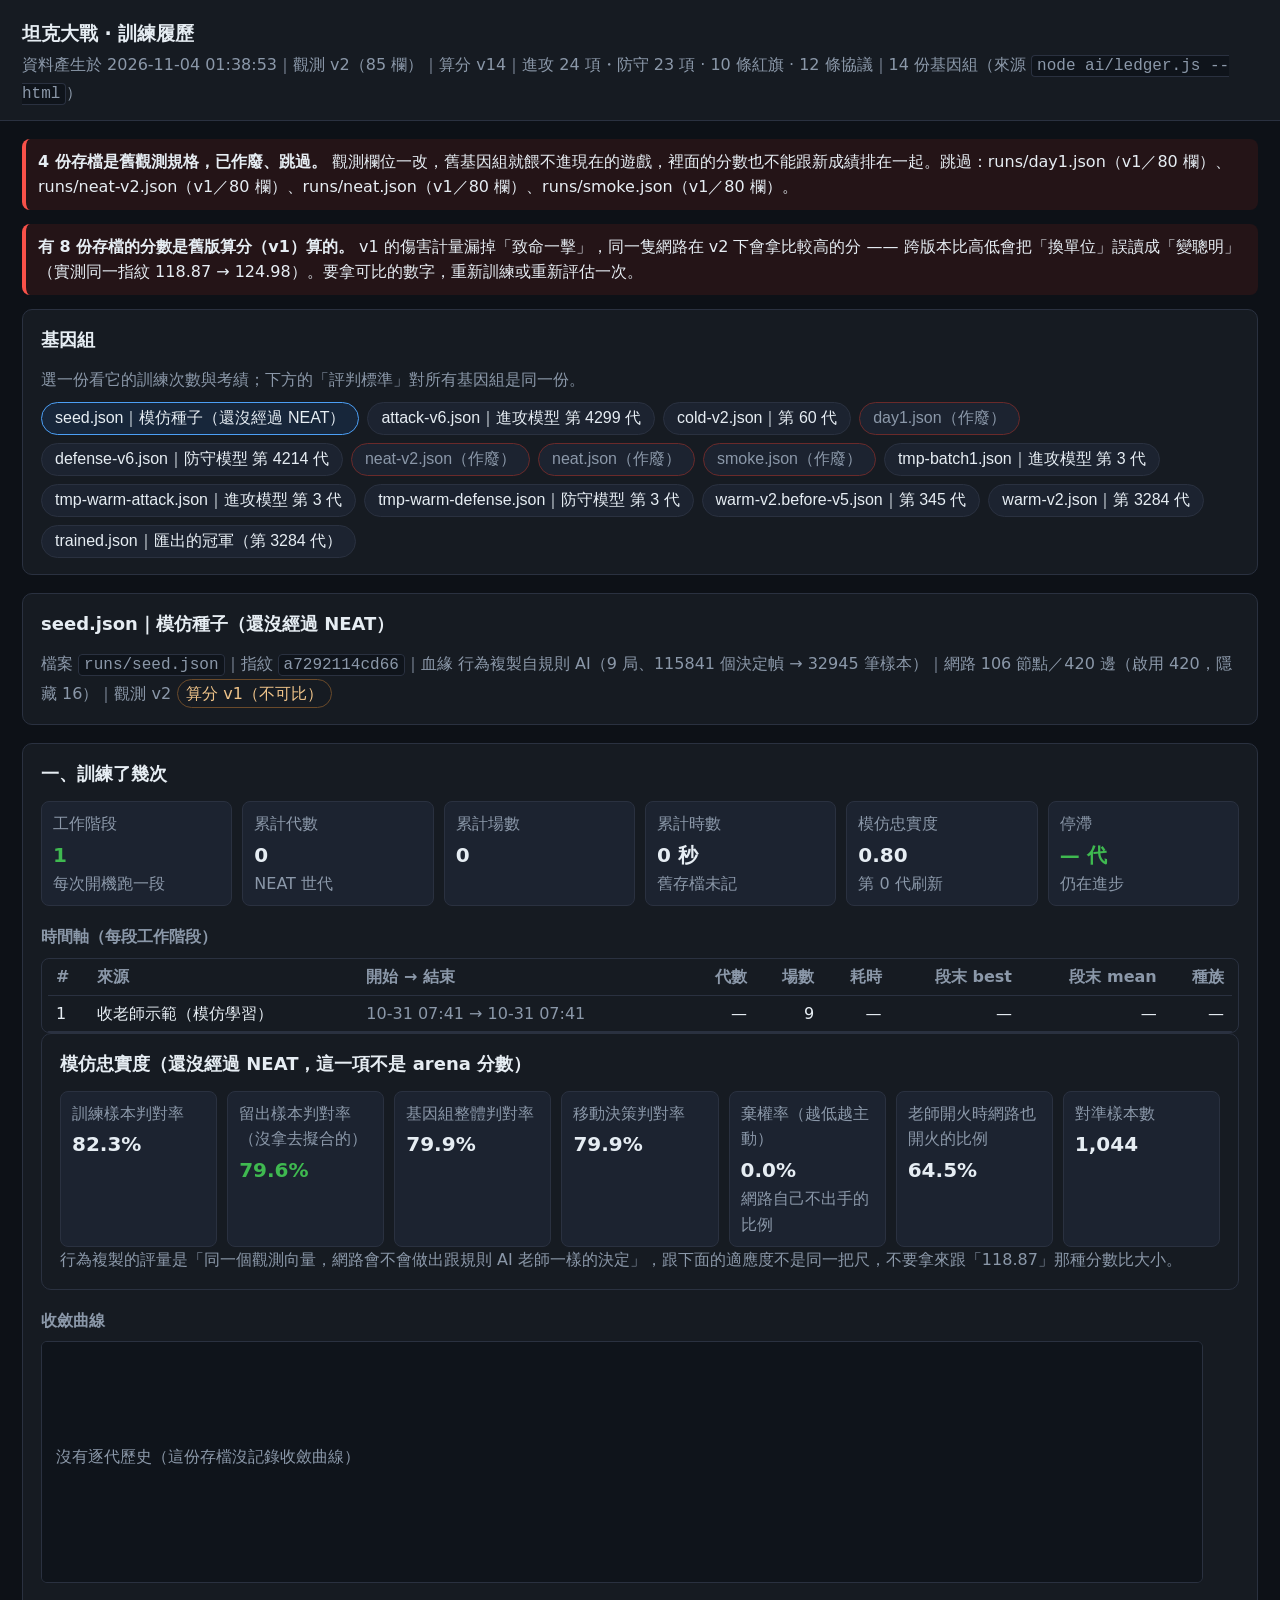
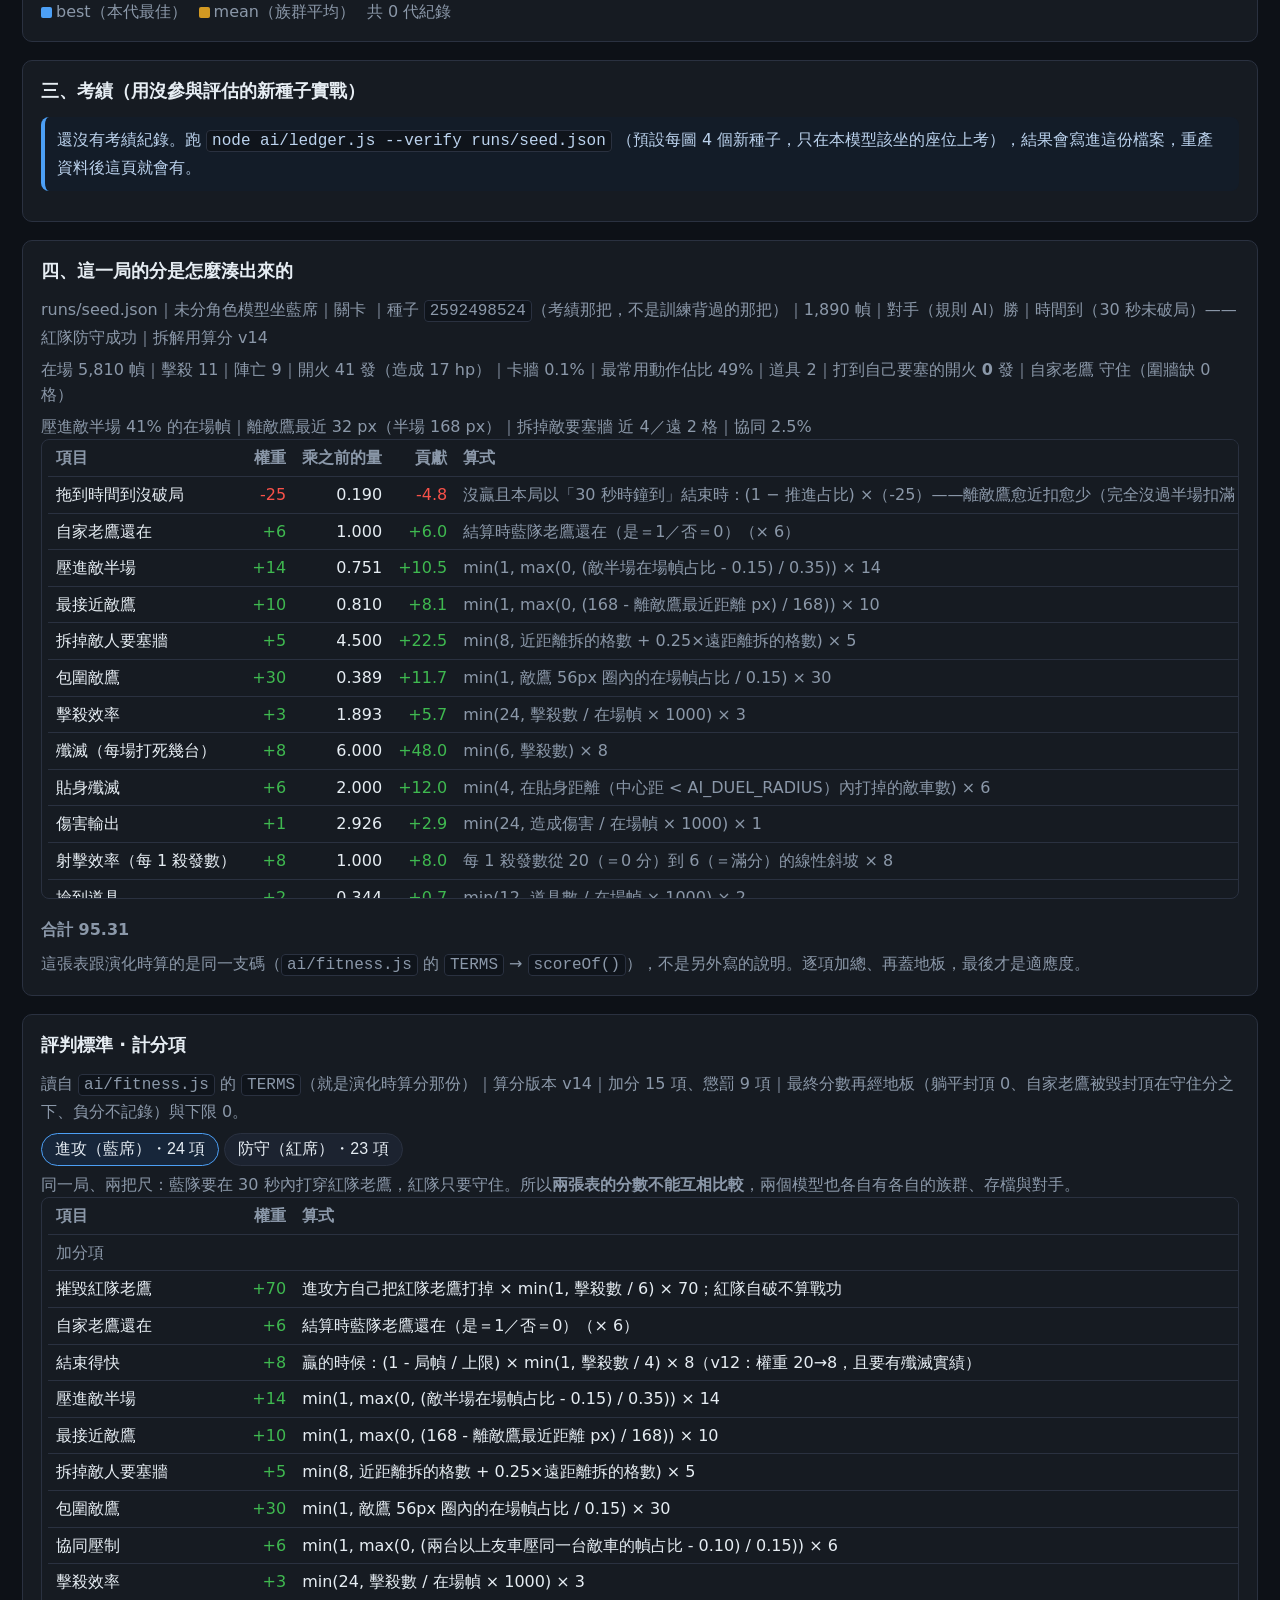
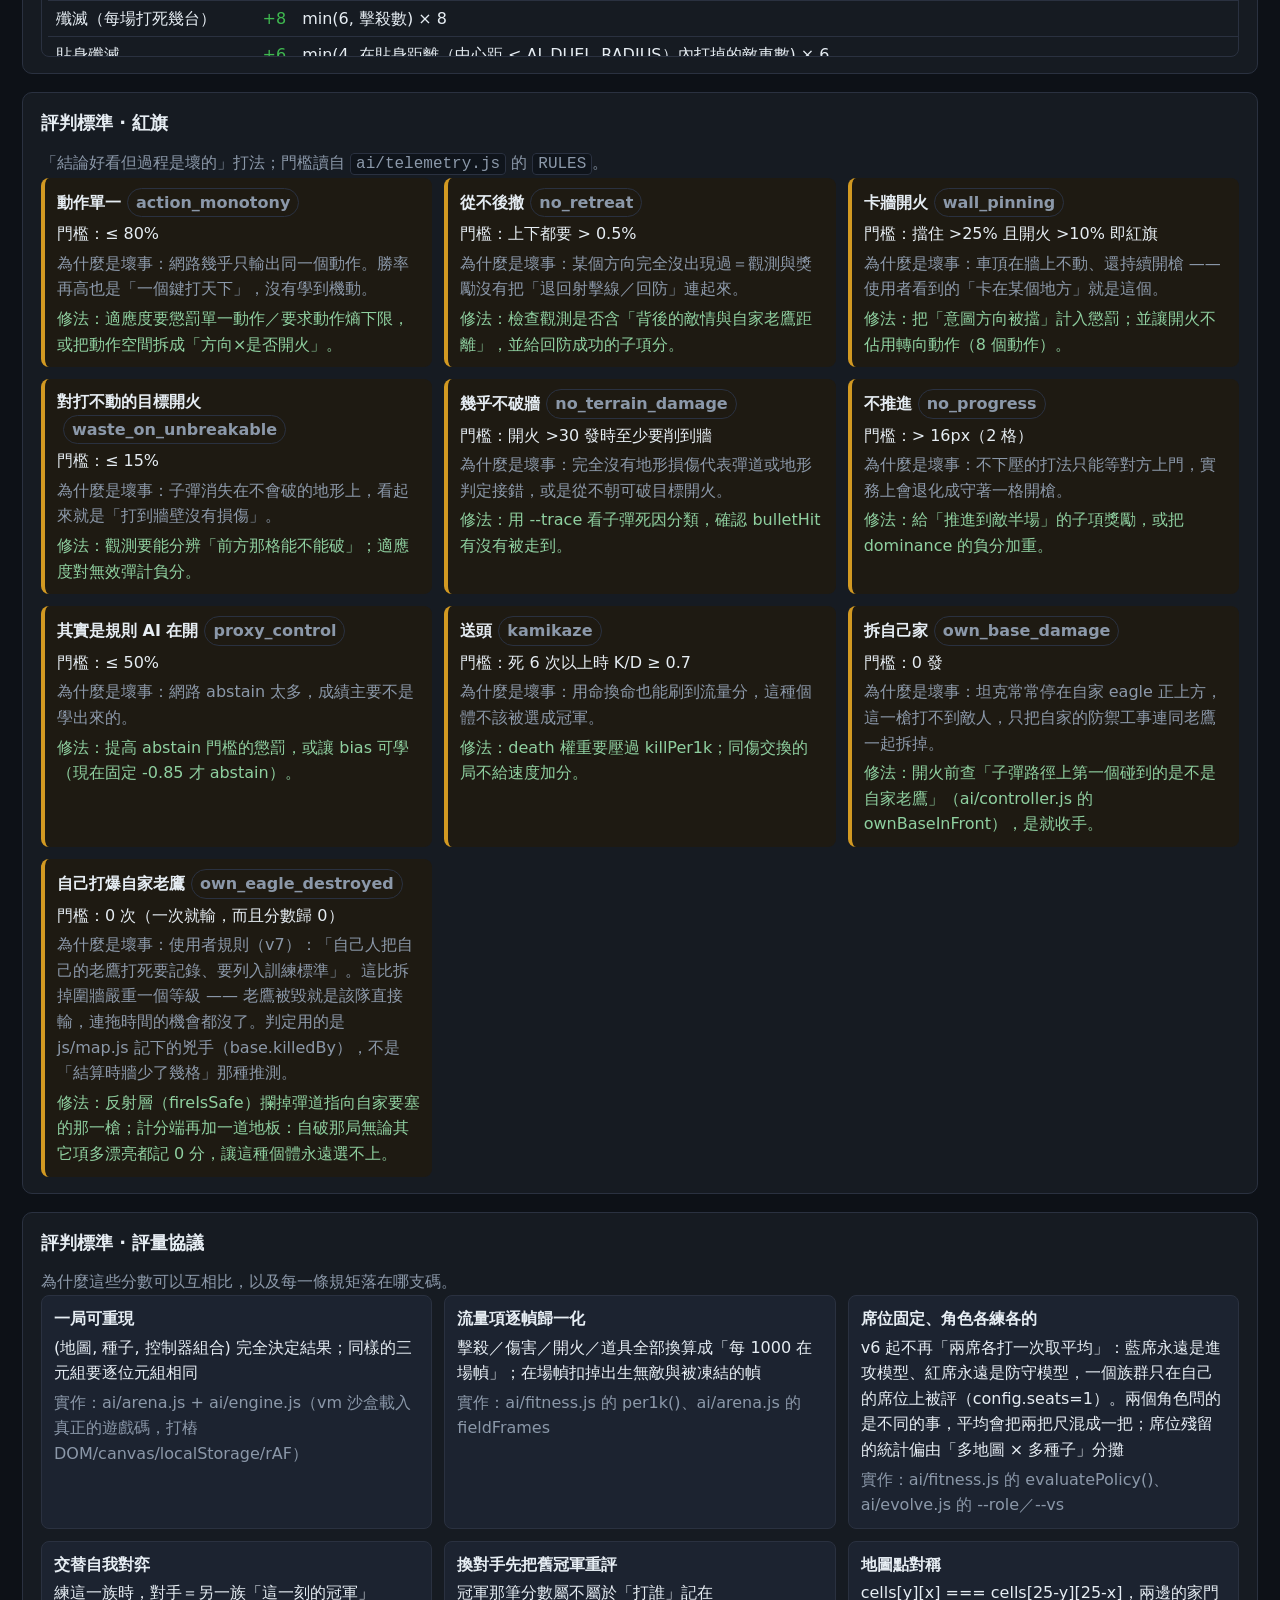
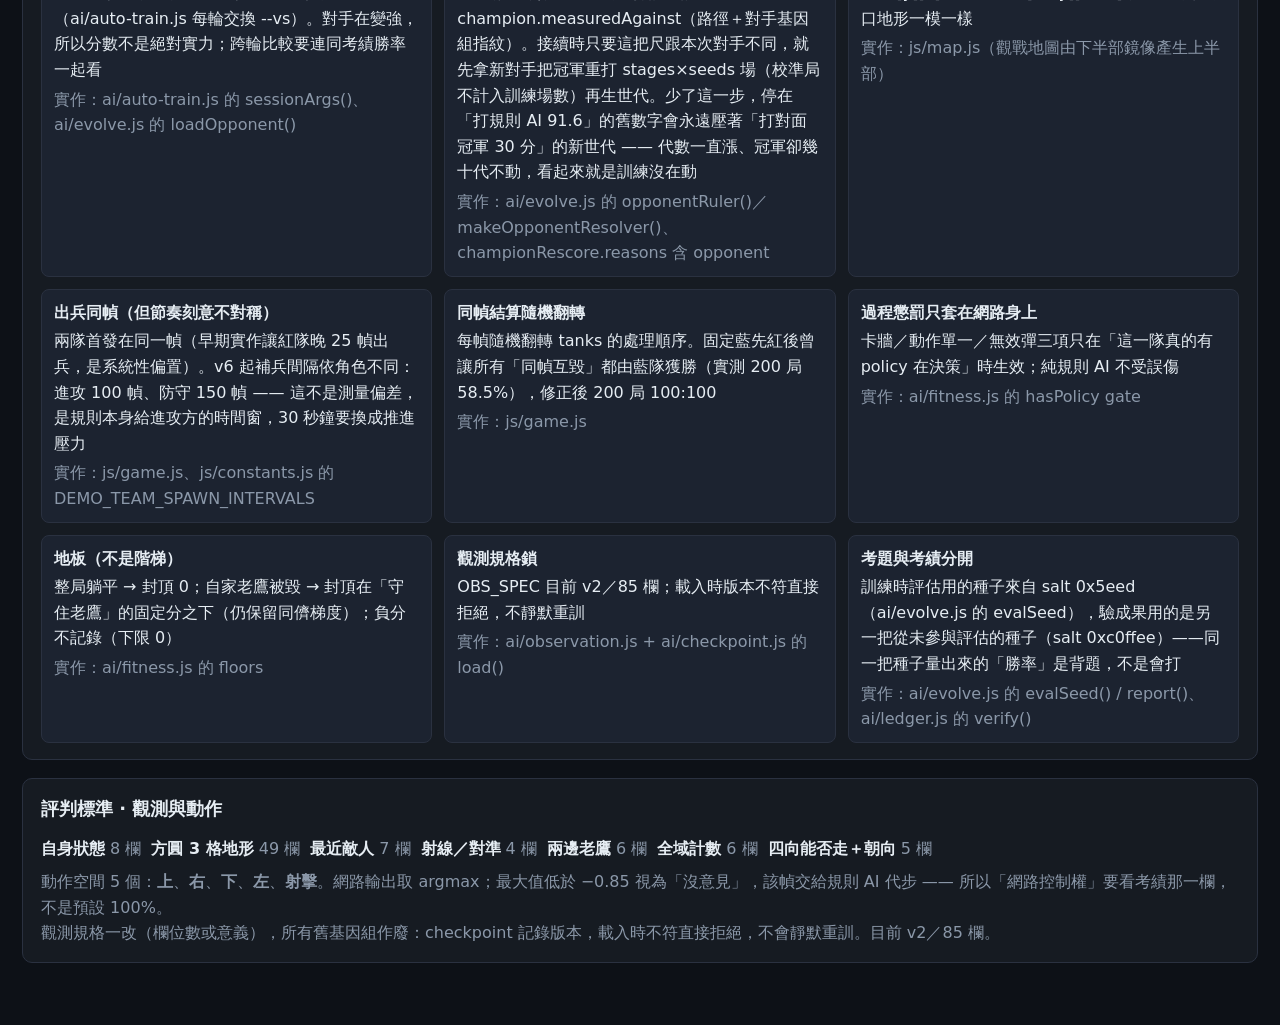
<file: ai/ledger.html>
<!DOCTYPE html>
<!-- ai/ledger.html — 訓練履歷：訓練次數 ＋ 評判標準
     ═══════════════════════════════════════════════════════════
     這頁回答兩個問題（使用者的原話：「我要有一個訓練結果的履歷，
     要看到他訓練的次數，以及評判標準」）：

       1. 牠到底被訓練過幾次？
          幾段工作階段、每段幾代幾場幾分鐘、從哪裡接續、冠軍第幾代刷新、
          之後卡了多少代。
       2. 牠是被什麼標準評出來的？
          適應度每一項的權重／算式／上限／存在理由、9 條紅旗、
          座位公平與歸一化協議，外加「這一局的分是怎麼湊出來的」實例拆解。

     ⚠ 這頁跟 `node ai/ledger.js` 讀同一份產出（ledger-data.js 由
        resumeOf()／rubric()／breakdownOf() 產生），而 rubric() 直接讀
        ai/fitness.js 的 TERMS —— 就是演化時真正算分那份。
        所以「展示出來的標準」跟「實際在用的標準」不會分岔；
        如果 TERMS 漏寫了某個權重，rubric.undocumented 會非空，
        這頁頂部會亮紅條，而不是安靜地少列一項。

     資料由 `node ai/ledger.js --html` 寫進同目錄的 ledger-data.js，
     用 <script src> 讀（file:// 開頁時 fetch() 會被瀏覽器擋掉）。
     雙擊本檔即可，不需要伺服器。
     ═══════════════════════════════════════════════════════════ -->
<html lang="zh-Hant">
<head>
<meta charset="utf-8">
<meta name="viewport" content="width=device-width, initial-scale=1">
<title>坦克大戰 · 訓練履歷</title>
<style>
  :root {
    --bg: #0d1117; --panel: #161b22; --panel2: #1c2330; --line: #2a3140;
    --fg: #e6edf3; --dim: #8b98a9; --good: #3fb950; --warn: #d29922; --bad: #f85149;
    --blue: #4c9ff5; --red: #ff6b6b;
  }
  * { box-sizing: border-box; }
  body { margin: 0; background: var(--bg); color: var(--fg);
    font: 16px/1.6 "Segoe UI", "PingFang TC", "Microsoft JhengHei", system-ui, sans-serif; }
  header { padding: 18px 22px 12px; border-bottom: 1px solid var(--line); background: var(--panel); }
  h1 { margin: 0 0 4px; font-size: 19px; }
  h2 { margin: 0 0 12px; font-size: 18px; }
  h3 { margin: 18px 0 8px; font-size: 16px; color: var(--dim); font-weight: 600; }
  .sub { color: var(--dim); font-size: 16px; }
  main { padding: 18px 22px 60px; max-width: 1320px; margin: 0 auto; }
  section { background: var(--panel); border: 1px solid var(--line); border-radius: 10px;
    padding: 16px 18px; margin-bottom: 18px; }
  .chips { display: flex; flex-wrap: wrap; gap: 8px; margin-top: 10px; }
  button.chip { background: var(--panel2); color: var(--fg); border: 1px solid var(--line);
    border-radius: 999px; padding: 5px 13px; cursor: pointer; font-size: 16px; }
  button.chip.on { border-color: var(--blue); background: #17263a; }
  button.chip.err { border-color: #6a2a2a; color: var(--dim); }
  button.chip:hover { border-color: var(--dim); }
  .band { display: grid; grid-template-columns: repeat(auto-fit, minmax(128px, 1fr)); gap: 10px; }
  .tile { background: var(--panel2); border: 1px solid var(--line); border-radius: 8px; padding: 9px 11px; }
  .tile .k { color: var(--dim); font-size: 16px; }
  .tile .v { font-size: 20px; font-weight: 600; margin-top: 2px; }
  .tile .n { color: var(--dim); font-size: 16px; }
  .tile.ok .v { color: var(--good); } .tile.mid .v { color: var(--warn); } .tile.no .v { color: var(--bad); }
  .tag { display: inline-block; font-size: 16px; padding: 1px 8px; border-radius: 999px;
    border: 1px solid var(--line); color: var(--dim); margin-left: 6px; }
  .tag.c { border-color: #35507a; color: #9cc4f5; }
  .tag.p { border-color: #6a4a2a; color: #f0c48a; }
  .tag.g { border-color: #2f6b3f; color: #8fd0a0; }
  table { border-collapse: collapse; width: 100%; font-size: 16px; }
  th, td { border-bottom: 1px solid var(--line); padding: 5px 8px; text-align: right; white-space: nowrap; }
  th:first-child, td:first-child, th.l, td.l { text-align: left; }
  th { color: var(--dim); font-weight: 600; position: sticky; top: 0; background: var(--panel); }
  td.good { color: var(--good); } td.bad { color: var(--bad); } td.mid { color: var(--warn); }
  td.dim { color: var(--dim); }
  .scroll { overflow: auto; max-height: 460px; border: 1px solid var(--line); border-radius: 8px; padding: 0 6px; }
  .flags { display: grid; grid-template-columns: repeat(auto-fit, minmax(300px, 1fr)); gap: 12px; }
  .flag { border-left: 4px solid var(--warn); background: #1e1a12; border-radius: 8px; padding: 10px 12px; }
  .flag .t { font-weight: 600; } .flag .m { font-size: 16px; margin-top: 4px; }
  .flag .w { color: var(--dim); font-size: 16px; margin-top: 4px; }
  .flag .fix { color: #8fd0a0; font-size: 16px; margin-top: 4px; }
  .proto { display: grid; grid-template-columns: repeat(auto-fit, minmax(320px, 1fr)); gap: 12px; }
  .proto .it { background: var(--panel2); border: 1px solid var(--line); border-radius: 8px; padding: 10px 12px; }
  .proto .it b { font-size: 16px; }
  .proto .it .r { font-size: 16px; margin-top: 3px; }
  .proto .it .w { color: var(--dim); font-size: 16px; margin-top: 4px; }
  .alert { border-left: 4px solid var(--bad); background: #241417; border-radius: 8px;
    padding: 10px 12px; margin-bottom: 14px; font-size: 16px; }
  .note { border-left: 4px solid var(--blue); background: #131c28; border-radius: 8px;
    padding: 10px 12px; margin-bottom: 14px; font-size: 16px; color: #bcd3ee; }
  canvas { image-rendering: pixelated; border: 1px solid var(--line); border-radius: 6px; background: #0f141b; }
  .legend { display: flex; flex-wrap: wrap; gap: 12px; margin-top: 8px; font-size: 16px; color: var(--dim); }
  .legend i { display: inline-block; width: 11px; height: 11px; border-radius: 2px; margin-right: 4px; vertical-align: -1px; }
  details { margin-top: 10px; } summary { cursor: pointer; color: var(--dim); }
  code { background: #0f141b; border: 1px solid var(--line); border-radius: 4px; padding: 1px 5px; font-size: 16px; }
  .seg { display: inline-block; margin-right: 10px; font-size: 16px; color: var(--dim); }
  .seg b { color: var(--fg); }
</style>
</head>
<body>
<header>
  <h1>坦克大戰 · 訓練履歷</h1>
  <div class="sub" id="head"></div>
</header>
<main>
  <div id="alerts"></div>
  <section><h2>基因組</h2><div class="sub">選一份看它的訓練次數與考績；下方的「評判標準」對所有基因組是同一份。</div><div class="chips" id="pick"></div></section>
  <div id="resume"></div>
  <section><h2>評判標準 · 計分項</h2><div class="sub" id="rubricNote"></div><div class="scroll" id="terms"></div></section>
  <section><h2>評判標準 · 紅旗</h2><div class="sub">「結論好看但過程是壞的」打法；門檻讀自 <code>ai/telemetry.js</code> 的 <code>RULES</code>。</div><div class="flags" id="flags"></div></section>
  <section><h2>評判標準 · 評量協議</h2><div class="sub">為什麼這些分數可以互相比，以及每一條規矩落在哪支碼。</div><div class="proto" id="proto"></div></section>
  <section><h2>評判標準 · 觀測與動作</h2><div id="obs"></div></section>
</main>
<script src="ledger-data.js"></script>
<script>
(function () {
  'use strict';
  const D = window.TANK_LEDGER;
  const $ = id => document.getElementById(id);
  const esc = s => String(s === null || s === undefined ? '' : s)
    .replace(/&/g, '&amp;').replace(/</g, '&lt;').replace(/>/g, '&gt;');
  const n = v => (v === null || v === undefined || !Number.isFinite(Number(v))) ? '—' : Number(v).toLocaleString('en-US');
  const f2 = v => (v === null || v === undefined || !Number.isFinite(Number(v))) ? '—' : Number(v).toFixed(2);
  const pc = (v, d) => (v === null || v === undefined || !Number.isFinite(Number(v))) ? '—' : (100 * v).toFixed(d === undefined ? 0 : d) + '%';
  const dt = iso => iso ? String(iso).slice(5, 16).replace('T', ' ') : '—';
  const dur = sec => {
    if (!Number.isFinite(Number(sec))) return '—';
    const s = Math.round(sec);
    if (s < 60) return s + ' 秒';
    const m = Math.floor(s / 60);
    return m < 60 ? m + ' 分 ' + (s % 60) + ' 秒' : Math.floor(m / 60) + ' 小時 ' + (m % 60) + ' 分';
  };
  // 重評原因：新版寫 reasons 陣列（exam／opponent／scoring 可並存），
  // 舊檔只有 reason 字串（'exam+scoring' 這種）—— 兩種都要讀得懂，
  // 否則換了對手的重評會被頁面當成沒發生（使用者就看不到分數為什麼掉）。
  const WHY = { exam: '換考題', opponent: '換對手', scoring: '換算分' };
  const whyOf = rs => {
    const list = rs && (rs.reasons || String(rs.reason || '').split('+').filter(Boolean));
    if (!list || !list.length) return [];
    return list.map(x => WHY[x] || x);
  };
  const hasWhy = (rs, k) => {
    if (!rs) return false;
    const list = rs.reasons || String(rs.reason || '').split('+');
    return list.includes(k);
  };

  if (!D) {
    $('head').textContent = '讀不到 window.TANK_LEDGER';
    $('alerts').innerHTML = '<div class="alert">還沒有資料檔。先跑 <code>node ai/ledger.js --html</code>' +
      '（它會寫同目錄的 <code>ledger-data.js</code>），再重新整理本頁。</div>';
    return;
  }

  const R = D.rubric;
  // v6 的結束方式（對應 js/constants.js 的 DEMO_END_TEXT）：短詞給表格用。
  const END_ORDER = ['breach', 'counter', 'time', 'pool'];
  const END_LABEL = { breach: '打穿紅鷹', counter: '藍鷹被破', time: '30 秒時間到', pool: '兵力耗盡' };
  $('head').innerHTML = `資料產生於 ${esc(D.generatedAt ? D.generatedAt.replace('T', ' ').slice(0, 19) : '?')}｜` +
    `觀測 v${esc(R.obsSpec.version)}（${esc(R.obsSpec.dim)} 欄）｜算分 v${esc(R.scoringVersion)}｜` +
    (R.roles ? `進攻 ${esc(R.roles.attack.terms.length)} 項・防守 ${esc(R.roles.defense.terms.length)} 項 · `
             : `${esc(R.terms.length)} 項計分 · `) +
    `${esc(R.redFlags.length)} 條紅旗 · ${esc(R.protocol.length)} 條協議｜` +
    `${esc(D.resumes.length)} 份基因組（來源 <code>node ai/ledger.js --html</code>）`;

  /* ── 頂部警示：標準表少項、有檔讀不了、演算法換版 ───────── */
  const al = [];
  if (R.undocumented && R.undocumented.length)
    al.push(`<div class="alert"><b>標準表少了一項。</b> <code>ai/fitness.js</code> 的 WEIGHTS 有 ` +
      `${esc(R.undocumented.join(', '))} 沒進 TERMS —— 這頁列出的評判標準會比實際在用的少，` +
      `補進 <code>TERMS</code> 後重跑 <code>node ai/ledger.js --html</code>。</div>`);
  // 兩種「跳過」要分開講：舊觀測規格是預期中的歷史包袱（清單短、說明短），
  // 檔案壞掉才是真的要使用者處理的錯。
  const badAll = D.resumes.filter(r => r.unreadable);
  const badObs = badAll.filter(r => r.reason === 'obs');
  const badErr = badAll.filter(r => r.reason !== 'obs');
  if (badObs.length)
    al.push(`<div class="alert"><b>${esc(badObs.length)} 份存檔是舊觀測規格，已作廢、跳過。</b> ` +
      `觀測欄位一改，舊基因組就餵不進現在的遊戲，裡面的分數也不能跟新成績排在一起。跳過：` +
      badObs.map(b => `${esc(b.file)}（v${esc(b.obsSpec.version)}／${esc(b.obsSpec.dim)} 欄）`).join('、') +
      `。</div>`);
  if (badErr.length)
    al.push(`<div class="alert"><b>${esc(badErr.length)} 份存檔讀不了，已跳過。</b> ` +
      badErr.map(b => `${esc(b.file)}：${esc(b.error)}`).join('；') + `</div>`);
  const oldScoring = D.resumes.filter(r => !r.unreadable && r.scoring && !r.scoring.comparable);
  if (oldScoring.length)
    al.push(`<div class="alert"><b>有 ${esc(oldScoring.length)} 份存檔的分數是舊版算分（v1）算的。</b> ` +
      `v1 的傷害計量漏掉「致命一擊」，同一隻網路在 v2 下會拿比較高的分 —— ` +
      `跨版本比高低會把「換單位」誤讀成「變聰明」（實測同一指紋 118.87 → 124.98）。` +
      `要拿可比的數字，重新訓練或重新評估一次。</div>`);
  $('alerts').innerHTML = al.join('');

  /* ── 選擇列 ───────────────────────────────────────────── */
  let sel = 0;
  function renderPick() {
    $('pick').innerHTML = D.resumes.map((r, i) =>
      `<button class="chip ${i === sel ? 'on' : ''} ${r.unreadable ? 'err' : ''}" data-i="${i}">` +
      `${esc(r.unreadable ? r.file.split('/').pop() + (r.reason === 'obs' ? '（作廢）' : '（讀不了）') : r.label)}</button>`).join('');
    [...$('pick').children].forEach(b => b.onclick = () => { sel = +b.dataset.i; render(); });
  }

  /* ── 收斂曲線：best／mean 逐代，接縫處標出算分版本切換 ──── */
  function curve(cv, growth, sessions) {
    const W = cv.width = Math.min(1180, Math.max(420, window.innerWidth - 120));
    // 圖內文字最低 16px（使用者規則），對應地把高與留白一起放大，
    // 不然 16px 的座標數字會擠在 220px 的畫布里疊成一團。
    const H = cv.height = 240;
    const c = cv.getContext('2d');
    c.fillStyle = '#0f141b'; c.fillRect(0, 0, W, H);
    if (!growth || growth.length < 2) {
      c.fillStyle = '#8b98a9'; c.font = '16px sans-serif';
      c.fillText('沒有逐代歷史（這份存檔沒記錄收斂曲線）', 14, H / 2); return;
    }
    const pad = { l: 54, r: 12, t: 14, b: 30 };
    const max = Math.max(...growth.map(g => Math.max(g.best || 0, g.mean || 0))) * 1.08;
    const min = Math.min(0, ...growth.map(g => g.mean || 0));
    const X = i => pad.l + (W - pad.l - pad.r) * i / (growth.length - 1);
    const Y = v => H - pad.b - (H - pad.t - pad.b) * (v - min) / (max - min || 1);
    c.strokeStyle = '#2a3140'; c.fillStyle = '#8b98a9'; c.font = '16px sans-serif';
    for (let k = 0; k <= 4; k++) {
      const v = min + (max - min) * k / 4, y = Y(v);
      c.beginPath(); c.moveTo(pad.l, y); c.lineTo(W - pad.r, y); c.stroke();
      c.fillText(v.toFixed(0), 6, y + 3);
    }
    // 接縫：換算分版本或換考題（地圖組）都會讓曲線跳一下。
    // 那不是變聰明或變笨，是「尺」換了 —— 接縫兩邊的分數不能直接比。
    // 用工作階段的 fromGeneration 定位（那一段的第一代），不要靠 find 猜。
    const seams = [];
    const S = sessions || [];
    for (let k = 1; k < S.length; k++) {
      const a = S[k - 1], b = S[k];
      if (b.fromGeneration === null || b.fromGeneration === undefined) continue;
      const tags = [];
      if (a.scoringVersion && b.scoringVersion && a.scoringVersion !== b.scoringVersion) tags.push('算分換版');
      if (b.examBefore && JSON.stringify(b.examBefore) !== JSON.stringify(b.stages)) tags.push('考題換圖');
      // 交替演化每段都換對手（對面又強了一代）＝每段一把新尺。
      // 不標的話曲線在段界往下掉會非常像「練壞了」。
      if (b.opponentBefore && b.opponentRuler && b.opponentBefore !== b.opponentRuler) tags.push('換對手');
      if (tags.length) seams.push({ gen: b.fromGeneration + 1, label: tags.join('・'),
        color: tags.includes('換對手') ? '#a371f7' : tags.includes('考題換圖') ? '#d29922' : '#f85149' });
    }
    // 交替演化每段都有一把新尺 → 整份履歷可能有三十多條接縫，間距不到 40px。
    // 字級不能再降（使用者規則：最小 16px），所以虛線全畫、文字用「佔位 greedy」挑著標：
    // 換算分／換圖優先卡位，純「換對手」只填剩下的空檔；放不下的就不寫字。
    for (const sm of seams) {
      sm.i = growth.findIndex(g => g.gen >= sm.gen);
      sm.prio = sm.label === '換對手' ? 1 : 0;
    }
    const vis = seams.filter(sm => sm.i >= 0);
    c.font = '16px sans-serif';
    for (const sm of vis) sm.w = c.measureText(sm.label).width;
    const seamRows = [-1e9, -1e9, -1e9];
    vis.slice().sort((a, b) => a.prio - b.prio || a.i - b.i).forEach(sm => {
      const cand = [sm.i > growth.length / 2 ? X(sm.i) - 4 - sm.w : X(sm.i) + 4,
        sm.i > growth.length / 2 ? X(sm.i) + 4 : X(sm.i) - 4 - sm.w];
      for (let row = 0; row < seamRows.length; row++) {
        const x = cand.find(v => v >= seamRows[row] && v + sm.w <= W - pad.r);
        if (x === undefined) continue;
        sm.x = x; sm.row = row;
        seamRows[row] = x + sm.w + 10;
        break;
      }
    });
    for (const sm of vis) {
      c.strokeStyle = sm.color; c.setLineDash([4, 4]); c.beginPath();
      c.moveTo(X(sm.i), pad.t); c.lineTo(X(sm.i), H - pad.b); c.stroke();
      c.setLineDash([]); c.strokeStyle = '#2a3140';
    }
    for (const sm of vis) {
      if (sm.x === undefined) continue;
      c.fillStyle = sm.color;
      // 標籤難免壓在曲線上：先描一圈底色當光環，再填字，16px 才讀得出來
      c.lineJoin = 'round'; c.lineWidth = 4; c.strokeStyle = 'rgba(13,17,23,.92)';
      c.strokeText(sm.label, sm.x, pad.t + 12 + sm.row * 18);
      c.fillText(sm.label, sm.x, pad.t + 12 + sm.row * 18);
    }
    const line = (key, color) => {
      c.strokeStyle = color; c.lineWidth = 1.8; c.beginPath();
      growth.forEach((g, i) => { const v = g[key]; if (v === null || v === undefined) return;
        i ? c.lineTo(X(i), Y(v)) : c.moveTo(X(i), Y(v)); });
      c.stroke(); c.lineWidth = 1;
    };
    line('mean', '#d29922'); line('best', '#4c9ff5');
    c.fillStyle = '#8b98a9';
    [0, Math.floor(growth.length / 2), growth.length - 1].forEach(i =>
      c.fillText('第 ' + growth[i].gen + ' 代', Math.min(W - 88, X(i) - 20), H - 8));
  }

  /* ── 單份履歷 ─────────────────────────────────────────── */
  function tile(k, v, cls, note) {
    return `<div class="tile ${cls || ''}"><div class="k">${esc(k)}</div><div class="v">${v}</div>` +
      (note ? `<div class="n">${esc(note)}</div>` : '') + `</div>`;
  }

  function renderResume(r) {
    if (r.unreadable) {
      return `<section><h2>${esc(r.file)}</h2><div class="alert">` +
        `${r.reason === 'obs' ? '這份存檔是舊觀測規格，已作廢' : '這份存檔讀不了'}：${esc(r.error)}</div></section>`;
    }
    const c = r.counts, id = r.identity, L = r.lineage, s = r.scoring || {};
    const out = [];

    out.push(`<section><h2>${esc(r.label)}` +
      // v6 起兩個角色是兩把不同的尺：代數、分數並排看會誤會，先把勝利條件釘在標題上。
      (r.role ? `<span class="tag ${r.role === 'defense' ? 'p' : 'g'}">${r.role === 'defense' ? '紅席｜守住 30 秒即勝' : '藍席｜打穿紅鷹才算贏'}</span>` : '') +
      `</h2>` +
      `<div class="sub">檔案 <code>${esc(r.file)}</code>｜指紋 <code>${esc(id.fingerprint)}</code>｜` +
      `血緣 ${esc(L.originLabel)}｜網路 ${id.structure ? `${n(id.structure.nodes)} 節點／${n(id.structure.links)} 邊（啟用 ${n(id.structure.enabledLinks)}，隱藏 ${n(id.structure.hidden)}）` : '—'}｜` +
      `觀測 v${esc(r.obsSpec && r.obsSpec.version)}${s.comparable === false ? `<span class="tag p">算分 v${esc(s.version)}（不可比）</span>` : `<span class="tag g">算分 v${esc(s.version || R.scoringVersion)}</span>`}</div>` +
      `</section>`);

    /* 訓練次數 */
    const stag = c.stagnationGens;
    // 換過考題的段：時間軸要標出來，不然「第 4 段起 best 掉下去」會被讀成退步。
    const examNotes = (c.sessionList || []).filter(st =>
      st.examBefore && JSON.stringify(st.examBefore) !== JSON.stringify(st.stages));
    const stagNote = stag > 0
      ? '冠軍之後沒再進步' +
        (c.rulerChanges && c.rulerChanges.length ? '（這段對手一直在換，尺每段都不同）' : '') +
        (c.examChanges && c.examChanges.length && c.scoringChanges && c.scoringChanges.length ? '（跨過換圖與算分換版）'
          : c.examChanges && c.examChanges.length ? '（跨過換圖）'
          : c.scoringChanges && c.scoringChanges.length ? '（跨過算分換版）' : '')
      : '仍在進步';
    out.push(`<section><h2>一、訓練了幾次</h2>` +
      `<div class="band">` +
      tile('工作階段', n(c.sessions) + (c.sessionsInferred ? '<span class="tag p">推導</span>' : ''),
        c.sessionsInferred ? 'mid' : 'ok', c.sessionsInferred ? '舊存檔無逐段紀錄' : '每次開機跑一段'),
      tile('累計代數', n(c.generations), '', 'NEAT 世代'),
      tile('累計場數', n(c.episodes), '', c.perGeneration ? `每代約 ${n(Math.round(c.perGeneration))} 場` : ''),
      tile('累計時數', esc(dur(c.wallSec)), '', c.wallSec ? '訓練端實際花的時間' : '舊存檔未記'),
      tile(id.fitnessKind, esc(f2(id.fitness)), '',
        `第 ${n(id.championGeneration)} 代刷新` +
        (r.championMeasuredAgainst ? `｜打的是：${esc(r.championMeasuredAgainst)}` : '')),
      tile('停滯', stag === null ? '—' : n(stag) + ' 代', stag > 10 ? 'no' : stag > 0 ? 'mid' : 'ok', stagNote),
      `</div>` +
      (c.sessionsInferred ? `<div class="note">⚠ 這份存檔是在 <code>sessions</code> 記錄加入之前寫的。` +
        `下面那一段是從 <code>neat.history</code>／<code>episodes</code>／<code>updatedAt</code> 推導的總量，` +
        `不是憑空的假時間軸：開始時間與每段耗時確實沒有記錄。</div>` : '') +
      `<h3>時間軸（每段工作階段）</h3>` +
      `<div class="scroll"><table><tr><th class="l">#</th><th class="l">來源</th><th class="l">開始 → 結束</th>` +
      `<th>代數</th><th>場數</th><th>耗時</th><th>段末 best</th><th>段末 mean</th><th>種族</th></tr>` +
      (c.sessionList || []).map((st, k, arr) => {
        const src = st.source === 'resume' ? `接續 ${esc(st.from || st.file || '')}`
          : st.source === 'seed-from' ? `從模仿種子 ${esc(st.from)} 重開`
          : st.source === 'imitation' ? `收老師示範（模仿學習）`
          : st.source === 'cold' ? '冷開機（隨機權重）' : esc(st.source || '—');
        const changed = st.examBefore && JSON.stringify(st.examBefore) !== JSON.stringify(st.stages);
        const rulerChanged = st.opponentBefore && st.opponentRuler && st.opponentBefore !== st.opponentRuler;
        const scoreChanged = k > 0 && st.scoringVersion && arr[k - 1].scoringVersion &&
          st.scoringVersion !== arr[k - 1].scoringVersion;
        return `<tr><td class="l">${n(st.index)}${st.inferred ? '<span class="tag p">推導</span>' : ''}</td>` +
          `<td class="l">${src}${changed ? ` <span class="tag p" title="考題 ${esc(JSON.stringify(st.examBefore))} → ${esc(JSON.stringify(st.stages))}">換圖</span>` : ''}` +
          `${rulerChanged ? ` <span class="tag p" title="${esc(st.opponentBefore)} → ${esc(st.opponentRulerLabel || st.opponentRuler)}">換尺</span>` : ''}` +
          `${scoreChanged ? ` <span class="tag p" title="算分 v${esc(arr[k - 1].scoringVersion)} → v${esc(st.scoringVersion)}">換版</span>` : ''}</td>` +
          `<td class="l dim">${esc(dt(st.startedAt))} → ${esc(dt(st.finishedAt))}</td>` +
          `<td>${st.source === 'imitation' ? '—' : n(st.generations)}</td>` +
          `<td>${n(st.source === 'imitation' ? st.games : st.episodes)}</td>` +
          `<td>${esc(dur(st.elapsedSec))}</td>` +
          `<td>${st.best == null ? '—' : esc(f2(st.best))}</td>` +
          `<td>${st.mean == null ? '—' : esc(f2(st.mean))}</td>` +
          `<td>${st.species == null ? '—' : n(st.species)}</td></tr>`;
      }).join('') + `</table></div>` +
      (examNotes.length
        ? `<div class="note">考題換圖：` + examNotes.map(st =>
            `第 ${n(st.index)} 段 ${esc(JSON.stringify(st.examBefore))} → ${esc(JSON.stringify(st.stages))}` +
            (st.championRescore && hasWhy(st.championRescore, 'exam')
              ? `，舊冠軍重新評分 ${esc(f2(st.championRescore.before))} → ${esc(f2(st.championRescore.after))}` +
                `（${n(st.championRescore.games)} 場校準，不計訓練場數）`
              : '')).join('；') +
          `。換圖前後的 best／mean 不是同一把尺 —— 曲線在接縫後掉下去不代表退步。</div>`
        : '') +
      (() => {
        const rr = (c.sessionList || []).filter(st =>
          st.opponentBefore && st.opponentRuler && st.opponentBefore !== st.opponentRuler);
        if (!rr.length) return '';
        return `<div class="note">換尺（換對手）：` + rr.map(st =>
          `第 ${n(st.index)} 段起打 ${esc(st.opponentRulerLabel || st.opponentRuler)}` +
          (st.championRescore && hasWhy(st.championRescore, 'opponent')
            ? `，舊冠軍重評 ${esc(f2(st.championRescore.before))} → ${esc(f2(st.championRescore.after))}` +
              `（${n(st.championRescore.games)} 場校準，不計訓練場數）`
            : '')).join('；') +
          `。交替演化的對手每輪都在變強，分數往下走通常是「尺變嚴」而不是「本族變笨」——` +
          `要判斷絕對實力請看下面的考績（打的是都沒練過的規則 AI）。</div>`;
      })() +
      (() => {
        const scoreNotes = (c.sessionList || []).filter((st, k, arr) =>
          k > 0 && st.scoringVersion && arr[k - 1].scoringVersion &&
          st.scoringVersion !== arr[k - 1].scoringVersion);
        if (!scoreNotes.length) return '';
        return `<div class="note">算分換版：` + scoreNotes.map(st =>
          `第 ${n(st.index)} 段起 v${esc(st.scoringVersion)}` +
          (st.championRescore && hasWhy(st.championRescore, 'scoring')
            ? `，舊冠軍重評 ${esc(f2(st.championRescore.before))} → ${esc(f2(st.championRescore.after))}`
            : '')).join('；') +
          `。不同版本的分數不能直接比，虛線處是接縫。</div>`;
      })());

    if (r.fidelity) {
      const F = r.fidelity;
      const lab = {
        train: '訓練樣本判對率', holdout: '留出樣本判對率（沒拿去擬合的）', genome: '基因組整體判對率',
        genomeMovement: '移動決策判對率', genomeAbstain: '棄權率（越低越主動）',
        fireCoverage: '老師開火時網路也開火的比例', aimSamples: '對準樣本數',
      };
      out.push(`<section><h2>模仿忠實度（還沒經過 NEAT，這一項不是 arena 分數）</h2>` +
        `<div class="band">` + Object.keys(lab).filter(k => F[k] !== undefined).map(k =>
          tile(lab[k], k === 'aimSamples' ? n(F[k]) : esc(pc(F[k], 1)),
            k === 'holdout' ? (F.holdout > 0.75 ? 'ok' : F.holdout > 0.6 ? 'mid' : 'no') : '',
            k === 'genomeAbstain' ? '網路自己不出手的比例' : '')).join('') + `</div>` +
        `<div class="sub">行為複製的評量是「同一個觀測向量，網路會不會做出跟規則 AI 老師一樣的決定」，` +
        `跟下面的適應度不是同一把尺，不要拿來跟「118.87」那種分數比大小。</div></section>`);
    }
    if (r.championLog && r.championLog.length) {
      out.push(`<h3>冠軍刷新史</h3><div class="sub">` +
        r.championLog.map(x => `<span class="tag c">第 ${n(x.generation)} 代 ${esc(f2(x.fitness))}</span>`).join(' ') +
        `</div><div class="sub">指紋會變 = 換了另一隻網路；指紋不變而分數變 = 同一隻被重新評（例如算分換版）。</div>`);
    }
    out.push(`<h3>收斂曲線</h3><canvas id="cv"></canvas>` +
      `<div class="legend"><span><i style="background:#4c9ff5"></i>best（本代最佳）</span>` +
      `<span><i style="background:#d29922"></i>mean（族群平均）</span>` +
      `<span>共 ${(r.growth || []).length} 代紀錄</span>` +
      (c.examChanges && c.examChanges.length
        ? `<span style="color:#d29922">虛線＝考題換圖，接縫前後不可比</span>` : '') +
      (c.scoringChanges && c.scoringChanges.length
        ? `<span style="color:#f85149">虛線＝算分換版，接縫前後不可比</span>` : '') +
      `</div></section>`);

    /* 考題 / 考績 */
    if (r.config) out.push(`<section><h2>二、考題（訓練時用它被評分）</h2>` +
      `<div class="band">` +
      tile('地圖', esc(JSON.stringify(r.config.stages || [])), '', 'stage 索引') +
      tile('每圖種子', n(r.config.seeds) + ` ×${n(r.config.seats || 1)} 座位`,
        '', (r.config.seats || 1) === 1 ? '只在本模型該坐的席位上評（v6 起一把尺一個座位）' : '雙座位平均') +
      tile('對手', esc(r.config.opponent || 'rule') + (r.config.vs ? '（對面冠軍）' : ''), '',
        r.config.opponentRulerLabel || (r.config.vs ? `交替演化：${esc(r.config.vs)}` : '規則 AI')) +
      tile('族群', n(r.config.pop), '') +
      tile('幀上限', n(r.config.maxFrames), '') +
      `</div><div class="sub">這幾個種子（salt <code>0x5eed</code>）參與過評估，所以對它們的「勝率」有背題成分；` +
      `真正的戰力看下面的考績。</div>` +
      (r.config.vs ? `<div class="note">交替自我對弈：這個模型每代打的是<em>對面那一刻的冠軍</em>，不是固定的規則 AI。` +
        `對面也在變強，所以同一個分數在前期和後期不等於同一個實力 —— 看趨勢要連同考績的勝率一起看。</div>` : '') +
      `</section>`);

    out.push(`<section><h2>三、考績（用沒參與評估的新種子實戰）</h2>` +
      (r.assessments && r.assessments.length
        ? `<div class="scroll"><table><tr><th class="l">時間</th><th class="l">座位</th><th class="l">地圖</th><th>局數</th>` +
          `<th>勝率</th><th class="l">結束方式</th><th>網路控制權</th><th>卡牆</th><th>每擊殺耗彈</th><th>平均幀</th><th>打到上限</th><th class="l">指紋</th></tr>` +
          r.assessments.map(a => `<tr><td class="l">${esc(dt(a.at))}</td>` +
            `<td class="l">${a.role ? esc(a.role === 'defense' ? '紅席防守' : '藍席進攻') : '<span class="dim">舊版・兩席</span>'}</td>` +
            `<td class="l">${esc(JSON.stringify(a.stages))}</td>` +
            `<td>${n(a.games)}</td>` +
            `<td class="${a.winRate >= 0.6 ? 'good' : a.winRate >= 0.4 ? 'mid' : 'bad'}">${esc(pc(a.winRate))} <span class="dim">(${n(a.policyWins)})</span></td>` +
            `<td class="l dim">${a.ends ? END_ORDER.filter(k => a.ends[k]).map(k => `${esc(END_LABEL[k])} ${n(a.ends[k])}`).join('／') : '—'}</td>` +
            `<td class="${a.controlShare > 0.9 ? 'good' : a.controlShare > 0.5 ? 'mid' : 'bad'}">${esc(pc(a.controlShare))}</td>` +
            `<td class="${a.blockedShare > 0.25 ? 'bad' : 'good'}">${esc(pc(a.blockedShare, 1))}</td>` +
            `<td>${a.shotsPerKill ? Number(a.shotsPerKill).toFixed(1) : '—'}</td>` +
            `<td>${n(Math.round(a.avgFrames))}</td><td>${n(a.capped)}</td>` +
            `<td class="l dim"><code>${esc(String(a.genomeFingerprint).slice(0, 8))}</code></td></tr>`).join('') +
          `</table></div>` +
          `<div class="sub">考績結果會寫回存檔（<code>assessments[]</code>），所以同一隻網路歷次考核能排起來看。` +
          `跑 <code>node ai/ledger.js --verify ${esc(r.file)}</code> 追加一次。</div>` +
          `<div class="sub">「結束方式」比勝率更能看出模型在幹嘛：進攻模型全是 ${esc(END_LABEL.time)} 就是打不進去，` +
          `防守模型全是 ${esc(END_LABEL.breach)} 就是守不住。</div>`
        : `<div class="note">還沒有考績紀錄。跑 <code>node ai/ledger.js --verify ${esc(r.file)}</code> ` +
          `（預設每圖 4 個新種子，只在本模型該坐的座位上考），結果會寫進這份檔案，重產資料後這頁就會有。</div>`) +
      `</section>`);

    /* 單局拆解 */
    const b = r.breakdown;
    if (b) {
      out.push(`<section><h2>四、這一局的分是怎麼湊出來的</h2>` +
        `<div class="sub">${esc(b.file)}｜${esc(b.roleLabel || '未分角色')}模型坐${b.seat === 0 ? '藍' : '紅'}席｜關卡 ${esc(b.stage)}｜種子 <code>${esc(b.seed)}</code>（考績那把，不是訓練背過的那把）｜` +
        `${n(b.frames)} 幀｜${esc(b.winner)}${b.endText ? `｜${esc(b.endText)}` : ''}${b.capped ? '｜打到幀上限' : ''}｜拆解用算分 v${esc(b.scoringVersion)}</div>` +
        `<div class="sub" style="margin-top:6px">在場 ${n(b.stats.fieldFrames)} 幀｜擊殺 ${n(b.stats.kills)}｜陣亡 ${n(b.stats.deaths)}｜` +
        `開火 ${n(b.stats.shots)} 發（造成 ${n(b.stats.damageDone)} hp）｜卡牆 ${esc(pc(b.stats.blockedShare, 1))}｜` +
        `最常用動作佔比 ${esc(pc(b.stats.dominance))}｜道具 ${n(b.stats.powerups)}｜` +
        `打到自己要塞的開火 <b class="${(b.stats.selfBaseShots || 0) > 0 ? 'bad' : 'good'}">${n(b.stats.selfBaseShots || 0)}</b> 發｜` +
        `自家老鷹 ${b.stats.ownBaseAlive ? '守住' : '被毀'}（圍牆缺 ${n(b.stats.ownBaseCellsLost)} 格）</div>` +
        `<div class="sub" style="margin-top:6px">` +
        // 角色專屬那一行：進攻看有沒有真的壓進去，防守看攔了多少。
        (b.role === 'defense'
          ? `消極門檻用的攔截：家門口 ${n(b.stats.baseDefenseDamage)} ＋ 半場 ${n(b.stats.halfDefenseDamage)} ＝ ` +
            `${n(b.stats.baseDefenseDamage + b.stats.halfDefenseDamage)} hp（6 hp 才算滿）｜` +
            `協同 ${esc(pc(b.stats.supportShare || 0, 1))}`
          : `壓進敵半場 ${esc(pc(b.stats.foeHalfShare || 0, 0))} 的在場幀｜離敵鷹最近 ` +
            `${b.stats.foeBaseMinDist === null ? '—' : n(Math.round(b.stats.foeBaseMinDist)) + ' px'}（半場 ${R.halfFieldPx ? n(R.halfFieldPx) + ' px' : '尺未記：舊版履歷'}）｜` +
            // v11 起拆牆分近／遠兩堆（遠距離每格只算 0.25，見 ai/fitness.js foeWall）；
            // 舊快照只有總數 foeWallLost，就照舊顯示並標明未分堆，不憑空編出近／遠。
            ((b.stats.foeWallNear || b.stats.foeWallFar)
              ? `拆掉敵要塞牆 近 ${n(b.stats.foeWallNear || 0)}／遠 ${n(b.stats.foeWallFar || 0)} 格`
              : `拆掉敵要塞牆 ${n(b.stats.foeWallLost || 0)} 格（舊版：未分近／遠）`) +
            `｜協同 ${esc(pc(b.stats.supportShare || 0, 1))}`) +
        `</div>` +
        `<div class="scroll"><table><tr><th class="l">項目</th><th>權重</th><th>乘之前的量</th><th>貢獻</th><th class="l">算式</th><th class="l">備註</th></tr>` +
        b.items.map(i => `<tr><td class="l">${esc(i.label)}</td><td class="${i.weight < 0 ? 'bad' : 'good'}">${i.weight > 0 ? '+' : ''}${esc(i.weight)}</td>` +
          `<td>${Number(i.value).toFixed(3)}</td>` +
          `<td class="${i.contribution < 0 ? 'bad' : 'good'}">${i.contribution > 0 ? '+' : ''}${Number(i.contribution).toFixed(1)}</td>` +
          `<td class="l dim">${esc(i.formula)}</td>` +
          `<td class="l dim">${esc([i.cap, i.gate].filter(Boolean).join('｜'))}</td></tr>`).join('') +
        `</table></div>` +
        (b.floors && b.floors.length ? `<h3>地板</h3>` + b.floors.map(fl =>
          `<div class="sub">· ${esc(fl.label)}（${f2(fl.from)} → ${f2(fl.to)}）</div>`).join('') : '') +
        `<h3>合計 ${f2(b.total)}</h3>` +
        `<div class="sub">這張表跟演化時算的是同一支碼（<code>ai/fitness.js</code> 的 <code>TERMS</code> → <code>scoreOf()</code>），` +
        `不是另外寫的說明。逐項加總、再蓋地板，最後才是適應度。</div></section>`);
    } else if (r.breakdownError) {
      out.push(`<section><h2>四、單局拆解</h2><div class="alert">跑不了：${esc(r.breakdownError)}</div></section>`);
    }
    return out.join('');
  }

  /* ── 評判標準（所有基因組共用一份） ────────────────────── */
  // 進攻（藍席）與防守（紅席）各自一套尺：項次、權重、算式都可能不同。
  // 混在同一張表裡報「權重 14」，會讓人拿防守的分去比進攻的分。
  let rubricRole = 'attack';

  function renderRubric() {
    const roles = R.roles || null;
    const sets = roles ? Object.keys(roles) : [null];
    if (roles && !roles[rubricRole]) rubricRole = sets[0];
    const list = roles ? roles[rubricRole].terms : R.terms;
    $('rubricNote').innerHTML = `讀自 <code>ai/fitness.js</code> 的 <code>TERMS</code>（就是演化時算分那份）｜` +
      `算分版本 v${esc(R.scoringVersion)}｜加分 ${list.filter(t => t.weight > 0).length} 項、` +
      `懲罰 ${list.filter(t => t.weight < 0).length} 項｜最終分數再經地板（躺平封頂 0、` +
      `自家老鷹被毀封頂在守住分之下、負分不記錄）與下限 0。` +
      (roles ? `<div style="margin-top:8px">` + sets.map(k =>
        `<button class="chip ${k === rubricRole ? 'on' : ''}" data-role="${esc(k)}">` +
        `${esc(roles[k].label)}・${roles[k].terms.length} 項</button>`).join(' ') + `</div>` +
        `<div class="sub" style="margin-top:6px">同一局、兩把尺：藍隊要在 30 秒內打穿紅隊老鷹，紅隊只要守住。` +
        `所以<b>兩張表的分數不能互相比較</b>，兩個模型也各自有各自的族群、存檔與對手。</div>` : '');
    const row = t => `<tr><td class="l">${esc(t.label)}</td>` +
      `<td class="${t.weight < 0 ? 'bad' : 'good'}">${t.weight > 0 ? '+' : ''}${esc(t.weight)}</td>` +
      `<td class="l">${esc(t.formula)}</td>` +
      `<td class="l dim">${esc([t.cap, t.gate].filter(Boolean).join('｜')) || '—'}</td>` +
      `<td class="l dim">${esc(t.why)}</td></tr>`;
    $('terms').innerHTML = `<table><tr><th class="l">項目</th><th>權重</th><th class="l">算式</th><th class="l">上限／適用條件</th><th class="l">為什麼</th></tr>` +
      `<tr><td class="l dim" colspan="5">加分項</td></tr>` +
      list.filter(t => t.weight > 0).map(row).join('') +
      `<tr><td class="l dim" colspan="5">懲罰項（反刷分）</td></tr>` +
      list.filter(t => t.weight <= 0).map(row).join('') + `</table>`;
    $('rubricNote').querySelectorAll('button.chip').forEach(b => {
      b.onclick = () => { rubricRole = b.dataset.role; renderRubric(); };
    });

    $('flags').innerHTML = R.redFlags.map(g => `<div class="flag"><div class="t">${esc(g.label)}` +
      `<span class="tag">${esc(g.id)}</span></div><div class="m">門檻：${esc(g.limit)}</div>` +
      `<div class="w">為什麼是壞事：${esc(g.why)}</div><div class="fix">修法：${esc(g.fix)}</div></div>`).join('');

    $('proto').innerHTML = R.protocol.map(p => `<div class="it"><b>${esc(p.name)}</b>` +
      `<div class="r">${esc(p.rule)}</div><div class="w">實作：${esc(p.where)}</div></div>`).join('');

    const seg = R.obsSpec.segments || {};
    const segName = { self: '自身狀態', grid: '方圓 3 格地形', foe: '最近敵人', aim: '射線／對準',
      base: '兩邊老鷹', global: '全域計數', front: '四向能否走＋朝向' };
    $('obs').innerHTML = `<div>` +
      Object.keys(seg).map(k => `<span class="seg"><b>${esc(segName[k] || k)}</b> ${esc(seg[k])} 欄</span>`).join('') +
      `</div><div class="sub" style="margin-top:8px">動作空間 ${R.actions.length} 個：${R.actions.map(a => `<b>${esc(a)}</b>`).join('、')}。` +
      `網路輸出取 argmax；最大值低於 −0.85 視為「沒意見」，該幀交給規則 AI 代步 —— 所以「網路控制權」要看考績那一欄，` +
      `不是預設 100%。</div>` +
      `<div class="sub">觀測規格一改（欄位數或意義），所有舊基因組作廢：checkpoint 記錄版本，載入時不符直接拒絕，` +
      `不會靜默重訓。目前 v${esc(R.obsSpec.version)}／${esc(R.obsSpec.dim)} 欄。</div>`;
  }

  function render() {
    renderPick();
    const cur = D.resumes[sel];
    $('resume').innerHTML = renderResume(cur);
    // 選到哪個模型，評判標準就先翻到那張表：兩把尺混著看是最容易誤會的事。
    // 手動點過 tabs 之後不會被蓋掉（tabs 只重畫 renderRubric，不重跑 render）。
    if (cur && cur.role && R.roles && R.roles[cur.role] && rubricRole !== cur.role) {
      rubricRole = cur.role;
      renderRubric();
    }
    const cv = $('cv');
    if (cv) {
      const r = D.resumes[sel];
      curve(cv, r.growth, (r.counts && r.counts.sessionList) || []);
    }
  }
  renderRubric();
  render();
  window.addEventListener('resize', () => {
    const cv = $('cv');
    if (cv) curve(cv, D.resumes[sel].growth, (D.resumes[sel].counts && D.resumes[sel].counts.sessionList) || []);
  });
})();
</script>
</body>
</html>
</file>
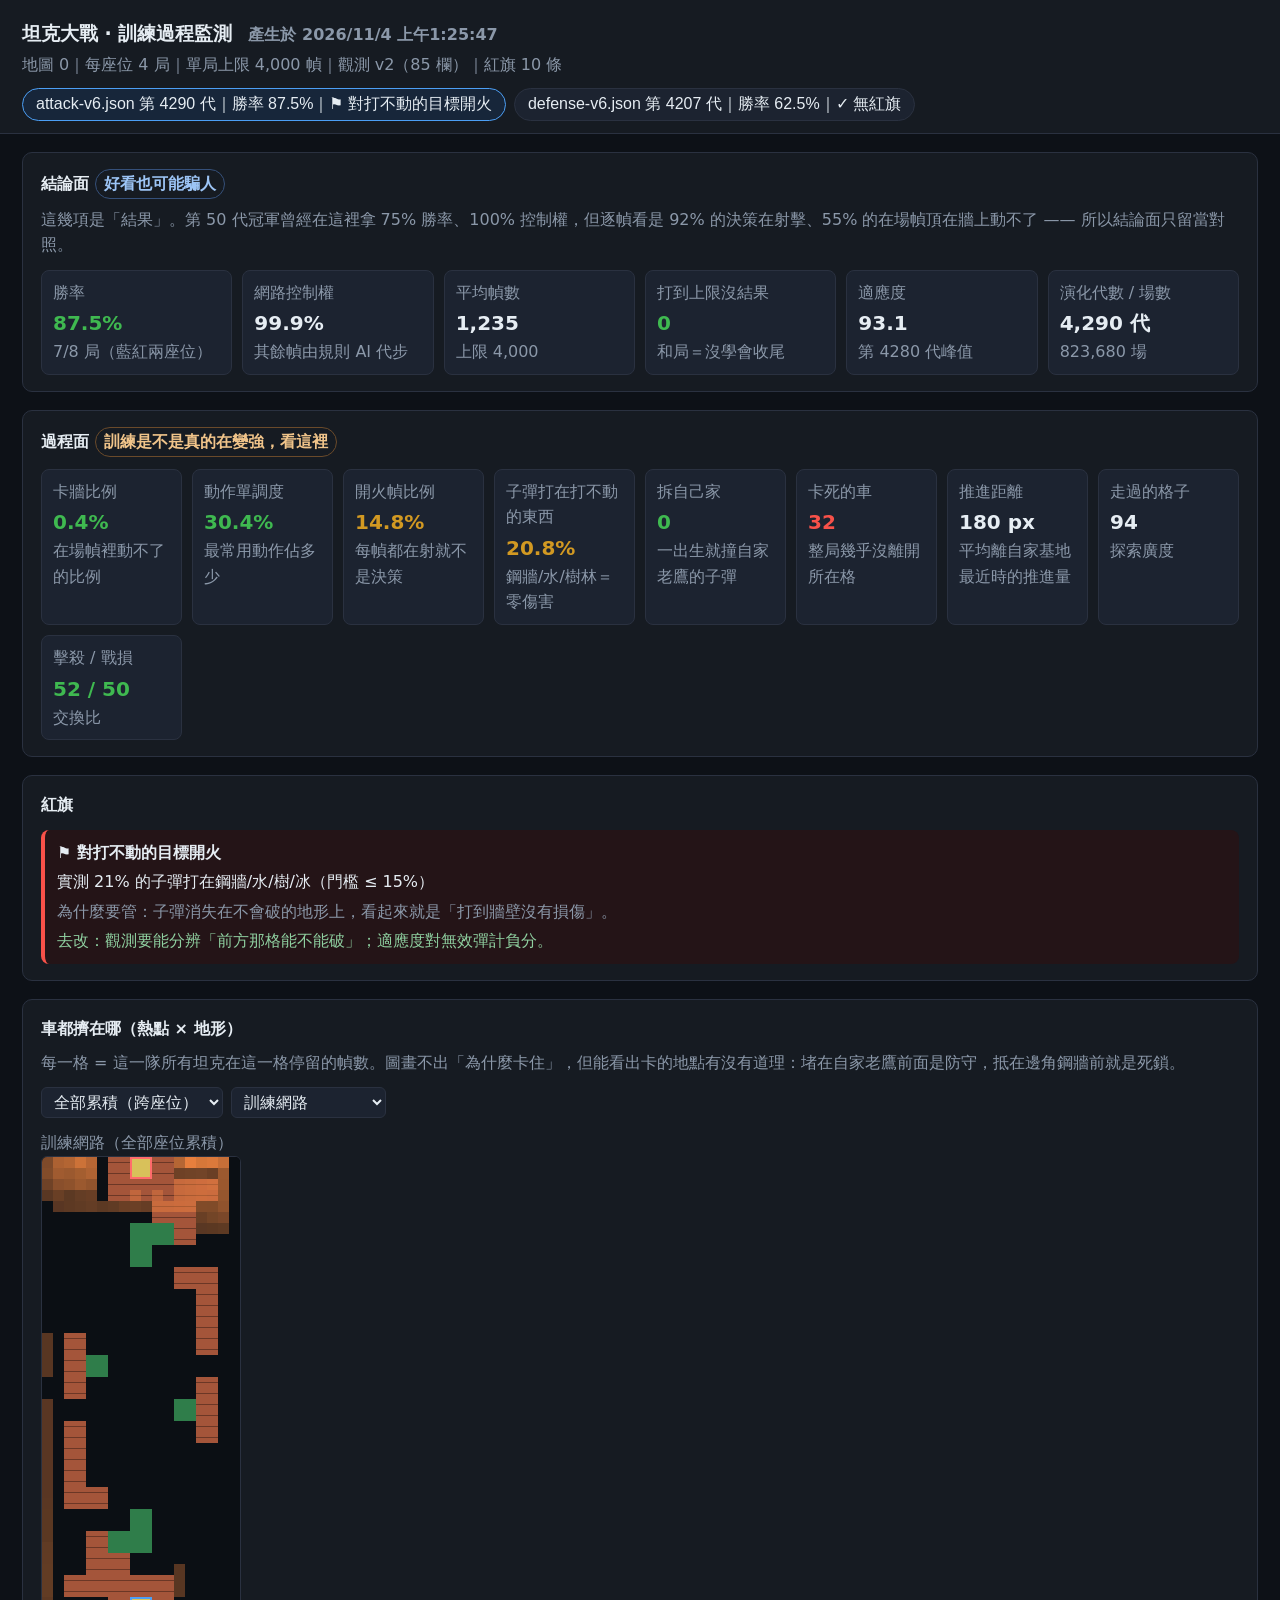
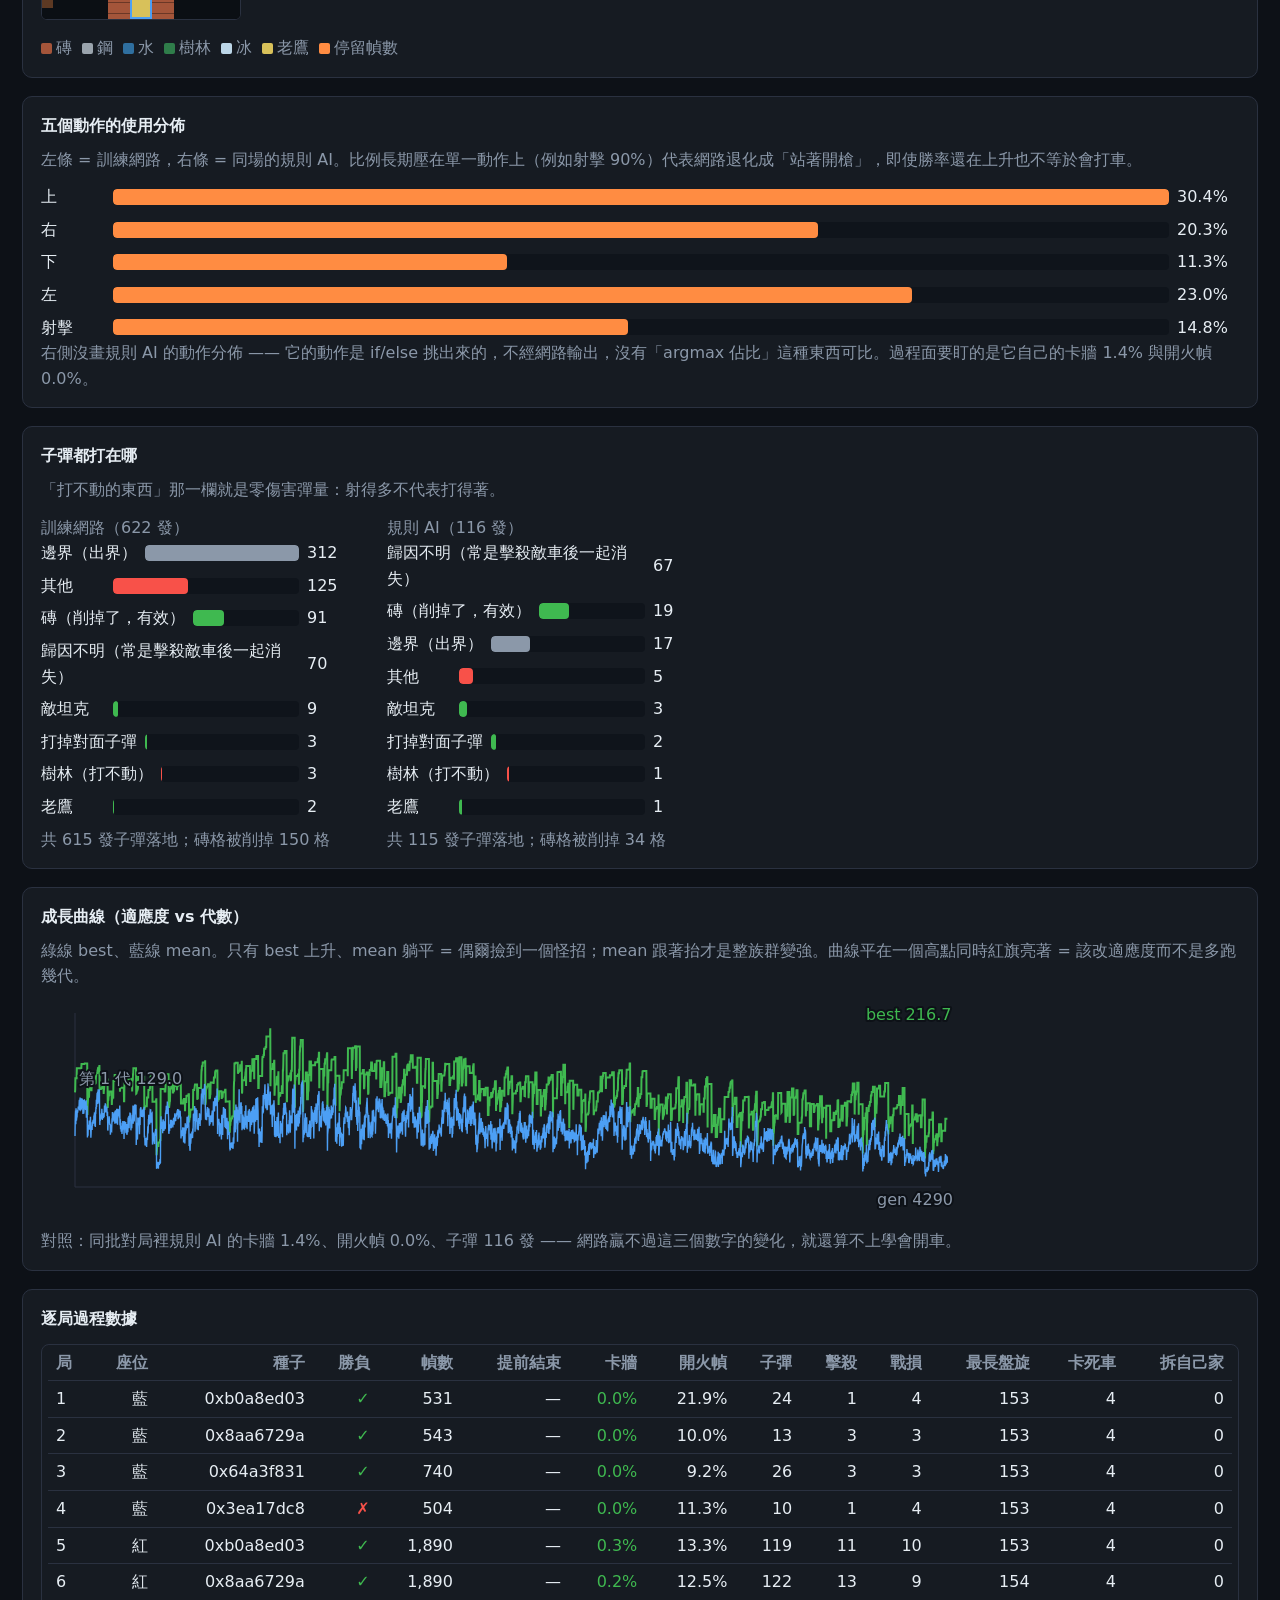
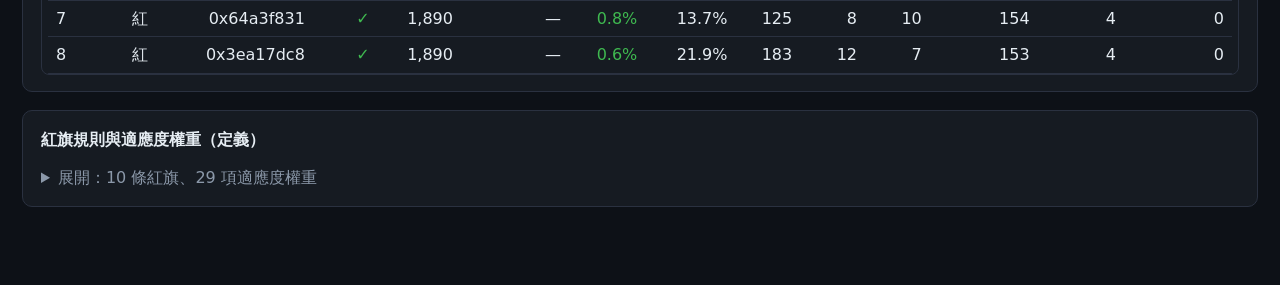
<file: ai/monitor.html>
<!DOCTYPE html>
<!-- ai/monitor.html — 訓練過程監測介面
     ═══════════════════════════════════════════════════════════
     這頁存在的理由（使用者的原話）：「如果只看結論這樣的訓練太爛」。
     所以版面刻意把「結論」跟「過程」拆成兩塊：
       · 結論 = 勝率、控制權 —— 這些好看也可能騙人
       · 過程 = 卡牆比例、動作單調度、子彈打在哪、有沒有拆自己家 —— 這些才決定
                 這代冠軍是不是真的會打車
     資料由 `node ai/monitor.js` 寫進同目錄的 monitor-data.js，
     用 <script src> 讀（file:// 開頁時 fetch() 會被瀏覽器擋掉）。
     雙擊本檔即可，不需要伺服器。
     ═══════════════════════════════════════════════════════════ -->
<html lang="zh-Hant">
<head>
<meta charset="utf-8">
<meta name="viewport" content="width=device-width, initial-scale=1">
<title>坦克大戰 · 訓練過程監測</title>
<style>
  :root {
    --bg: #0d1117; --panel: #161b22; --panel2: #1c2330; --line: #2a3140;
    --fg: #e6edf3; --dim: #8b98a9; --good: #3fb950; --warn: #d29922; --bad: #f85149;
    --blue: #4c9ff5; --red: #ff6b6b; --heat: #ff8c42;
  }
  * { box-sizing: border-box; }
  body { margin: 0; background: var(--bg); color: var(--fg);
    font: 16px/1.6 "Segoe UI", "PingFang TC", "Microsoft JhengHei", system-ui, sans-serif; }
  header { padding: 18px 22px 12px; border-bottom: 1px solid var(--line); background: var(--panel); }
  h1 { margin: 0 0 4px; font-size: 19px; }
  h2 { margin: 0 0 12px; font-size: 16px; color: var(--fg); }
  .sub { color: var(--dim); font-size: 16px; }
  main { padding: 18px 22px 60px; max-width: 1400px; margin: 0 auto; }
  section { background: var(--panel); border: 1px solid var(--line); border-radius: 10px;
    padding: 16px 18px; margin-bottom: 18px; }
  .row { display: flex; flex-wrap: wrap; gap: 18px; }
  .row > * { min-width: 0; }
  .chips { display: flex; flex-wrap: wrap; gap: 8px; margin-top: 10px; }
  button.chip { background: var(--panel2); color: var(--fg); border: 1px solid var(--line);
    border-radius: 999px; padding: 5px 13px; cursor: pointer; font-size: 16px; }
  button.chip.on { border-color: var(--blue); background: #17263a; }
  button.chip:hover { border-color: var(--dim); }
  /* 結論 vs 過程：兩組 tile 用不同底色，讓「哪一邊可能騙人」一眼看得出來 */
  .band { display: grid; grid-template-columns: repeat(auto-fit, minmax(126px, 1fr)); gap: 10px; }
  .tile { background: var(--panel2); border: 1px solid var(--line); border-radius: 8px;
    padding: 9px 11px; }
  .tile .k { color: var(--dim); font-size: 16px; }
  .tile .v { font-size: 20px; font-weight: 600; margin-top: 2px; }
  .tile .n { color: var(--dim); font-size: 16px; }
  .tile.ok .v { color: var(--good); } .tile.mid .v { color: var(--warn); } .tile.no .v { color: var(--bad); }
  .tag { display: inline-block; font-size: 16px; padding: 1px 8px; border-radius: 999px;
    border: 1px solid var(--line); color: var(--dim); margin-left: 6px; }
  .tag.c { border-color: #35507a; color: #9cc4f5; } .tag.p { border-color: #6a4a2a; color: #f0c48a; }
  .flags { display: grid; grid-template-columns: repeat(auto-fit, minmax(300px, 1fr)); gap: 12px; }
  .flag { border-left: 4px solid var(--bad); background: #241417; border-radius: 8px; padding: 10px 12px; }
  .flag .t { font-weight: 600; } .flag .m { color: var(--fg); font-size: 16px; margin-top: 4px; }
  .flag .w { color: var(--dim); font-size: 16px; margin-top: 4px; }
  .flag .fix { color: #8fd0a0; font-size: 16px; margin-top: 4px; }
  .allgreen { border-left: 4px solid var(--good); background: #14231a; border-radius: 8px; padding: 10px 12px; }
  canvas { image-rendering: pixelated; border: 1px solid var(--line); border-radius: 6px; background: #000; }
  .legend { display: flex; flex-wrap: wrap; gap: 10px; margin-top: 8px; font-size: 16px; color: var(--dim); }
  .legend i { display: inline-block; width: 11px; height: 11px; border-radius: 2px; margin-right: 4px;
    vertical-align: -1px; }
  table { border-collapse: collapse; width: 100%; font-size: 16px; }
  th, td { border-bottom: 1px solid var(--line); padding: 5px 8px; text-align: right; white-space: nowrap; }
  th:first-child, td:first-child { text-align: left; }
  th { color: var(--dim); font-weight: 600; position: sticky; top: 0; background: var(--panel); }
  td.bad { color: var(--bad); } td.good { color: var(--good); } td.mid { color: var(--warn); }
  .bars { display: grid; gap: 7px; }
  /* 名稱欄：字級降到 16px 之後固定 74px 會截斷（「歸因不明（常是擊殺敵車後一起消失）」
     要 270px）。改內容寬：短名（上／右／射擊）就窄，長名自動撐寬、最長 250px 後折行。
     minmax(64px, max-content) ＋ 子元素 max-width 是這一格能跟著名字長短變化的關鍵。 */
  .bar { display: grid; grid-template-columns: minmax(64px, max-content) 1fr 62px; align-items: center; gap: 8px; font-size: 16px; }
  .bar .track { background: #0f141b; border-radius: 4px; height: 16px; overflow: hidden; }
  .bar .fill { height: 100%; border-radius: 4px; }
  .bar > :first-child { max-width: 250px; }
  .cmp { display: grid; grid-template-columns: minmax(52px, max-content) 1fr 1fr 62px 62px; align-items: center; gap: 8px; font-size: 16px; }
  .scroll { overflow: auto; max-height: 420px; border: 1px solid var(--line); border-radius: 8px; padding: 0 6px; }
  select { background: var(--panel2); color: var(--fg); border: 1px solid var(--line);
    border-radius: 6px; padding: 4px 8px; font: inherit; }
  details { margin-top: 10px; } summary { cursor: pointer; color: var(--dim); }
  .why { color: var(--dim); font-size: 16px; margin: -4px 0 12px; }
  .empty { padding: 40px; text-align: center; color: var(--dim); }
  code { background: #0f141b; padding: 1px 6px; border-radius: 4px; color: #a5d6ff; }
</style>
</head>
<body>
<header>
  <h1>坦克大戰 · 訓練過程監測<span class="sub" id="hdr"></span></h1>
  <div class="sub" id="meta"></div>
  <div class="chips" id="batches"></div>
</header>
<main id="main"></main>

<script src="monitor-data.js"></script>
<script>
(function () {
'use strict';
const D = window.MONITOR_DATA;
const main = document.getElementById('main');
if (!D || !D.batches || !D.batches.length) {
  main.innerHTML = '<div class="empty">還沒有資料。<br>先在專案根目錄跑 <code>node ai/monitor.js --ckpt runs/你的訓練檔.json</code>，' +
    '它會寫出 <code>ai/monitor-data.js</code>，再重新整理本頁。</div>';
  return;
}

const pct = v => (v * 100).toFixed(1) + '%';
const n0 = v => Math.round(v || 0).toLocaleString('en-US');
const f1 = v => (v || 0).toFixed(1);
const el = (tag, cls, html) => {
  const e = document.createElement(tag);
  if (cls) e.className = cls;
  if (html !== undefined) e.innerHTML = html;
  return e;
};

// 過程指標的「健康區間」：超過就標黃/紅。閾值與 ai/telemetry.js 的紅旗同一套邏輯，
// 這裡只是把「還沒到紅旗但已經歪掉」的灰色地帶也畫出來。
const HEALTH = [
  { k: 'blockedShare', label: '卡牆比例', hi: 0.08, mid: 0.20, note: '在場幀裡動不了的比例' },
  { k: 'dominance', label: '動作單調度', hi: 0.5, mid: 0.7, note: '最常用動作佔多少', from: r => r.actionShare && Math.max(...r.actionShare) },
  { k: 'fireShare', label: '開火幀比例', hi: 0.12, mid: 0.5, note: '每幀都在射就不是決策' },
  { k: 'unbreakableHitShare', label: '子彈打在打不動的東西', hi: 0.15, mid:0.35, note: '鋼牆/水/樹林＝零傷害' },
  { k: 'selfBaseShots', label: '拆自己家', hi: 0.5, mid: 0.5, int: true, note: '一出生就撞自家老鷹的子彈' },
  { k: 'stuckTanks', label: '卡死的車', hi: 1, mid: 3, int: true, note: '整局幾乎沒離開所在格' },
];

let cur = 0;                       // 目前看的基因組索引

function tile(k, v, note, cls) {
  const t = el('div', 'tile' + (cls ? ' ' + cls : ''));
  t.appendChild(el('div', 'k', k));
  t.appendChild(el('div', 'v', v));
  if (note) t.appendChild(el('div', 'n', note));
  return t;
}

function classOf(r, spec) {
  const raw = spec.from ? spec.from(r) : r[spec.k];
  const v = raw || 0;
  if (v <= spec.hi) return 'ok';
  if (v <= spec.mid) return 'mid';
  return 'no';
}

function heatCanvas(grid, bases, cells, color) {
  // ⚠ 寬跟高是兩個獨立的數：9:21 之前這裡用 `N = grid.length` 同時當寬和高，
  //   換成直立長場（18×42）就會「右邊少畫一半、下面留一大片空白」，
  //   而熱點資料（cells）是照真實格座標進來的，會被一起擠歪。
  const GH = grid.length, GW = grid[0].length, CS = 11;
  const cv = el('canvas');
  cv.width = GW * CS; cv.height = GH * CS;
  const g = cv.getContext('2d');
  const T = { 0: '#0b0f14', 1: '#a4553a', 2: '#9aa4ad', 3: '#2f6f9f', 4: '#2f7d4a', 5: '#bcd6e8', 6: '#d8c15a' };
  for (let y = 0; y < GH; y++) for (let x = 0; x < GW; x++) {
    g.fillStyle = T[grid[y][x]] || '#000';
    g.fillRect(x * CS, y * CS, CS, CS);
    if (grid[y][x] === 1) {                       // 磚：畫個磚縫，跟鋼牆區分開
      g.strokeStyle = 'rgba(0,0,0,.35)'; g.beginPath();
      g.moveTo(x * CS, y * CS + CS / 2); g.lineTo(x * CS + CS, y * CS + CS / 2); g.stroke();
    }
  }
  let max = 1;
  for (const c of cells) if (c.f > max) max = c.f;
  for (const c of cells) {
    const a = 0.18 + 0.72 * Math.sqrt(c.f / max);
    g.fillStyle = color.replace('ALPHA', a.toFixed(3));
    g.fillRect(c.x * CS, c.y * CS, CS, CS);
  }
  for (const b of bases || []) {                   // 老鷹：位置要蓋在熱點之上才看得見「守不守家」
    g.strokeStyle = b.team === 0 ? '#4c9ff5' : '#ff6b6b';
    g.lineWidth = 2;
    // 老鷹本體是 2×2 cells（跟坦克一樣大），只畫左上那一格會看起來像「標記跑偏」
    g.strokeRect(b.cx * CS + 1, b.cy * CS + 1, CS * 2 - 2, CS * 2 - 2);
    g.fillStyle = '#d8c15a';
    g.fillRect(b.cx * CS + 3, b.cy * CS + 3, CS * 2 - 6, CS * 2 - 6);
  }
  return cv;
}

function bars(pairs) {                            // [{name, a, b}] 兩條一組的對比條
  const box = el('div', 'bars');
  const max = Math.max(0.0001, ...pairs.flatMap(p => [p.a, p.b]));
  for (const p of pairs) {
    const r = el('div', 'cmp');
    r.appendChild(el('div', '', p.name));
    for (const v of [p.a, p.b]) {
      const t = el('div', 'track');
      const f = el('div', 'fill');
      f.style.width = (100 * v / max).toFixed(1) + '%';
      f.style.background = p.color;
      t.appendChild(f); r.appendChild(t);
    }
    r.appendChild(el('div', 'n', pct(p.a)));
    r.appendChild(el('div', 'n', pct(p.b)));
    box.appendChild(r);
  }
  return box;
}

function singleBars(pairs) {                          // 只有一側可比的場合
  const box = el('div', 'bars');
  const max = Math.max(0.0001, ...pairs.map(p => p.a));
  for (const p of pairs) {
    const r = el('div', 'bar');
    r.appendChild(el('div', '', p.name));
    const t = el('div', 'track');
    const f = el('div', 'fill');
    f.style.width = (100 * p.a / max).toFixed(1) + '%';
    f.style.background = p.color;
    t.appendChild(f); r.appendChild(t);
    r.appendChild(el('div', 'n', pct(p.a)));
    box.appendChild(r);
  }
  return box;
}

function svgGrowth(growth) {
  // 字級要守住 16px（全站最小字級規則），所以這張圖不能靠 viewBox 縮放：
  // 縮放會把「16」變成小於 16 的實際像素。做法是把 W 設成容器實際寬度，
  // 讓 1 使用者單位 = 1 CSS px，字級才真的等於設定的值。
  const P = 34, H = 220;
  const W = Math.max(360, Math.min(920, (main.clientWidth || 900) - 60));
  const ns = 'http://www.w3.org/2000/svg';
  const svg = document.createElementNS(ns, 'svg');
  svg.setAttribute('viewBox', `0 0 ${W} ${H}`);
  svg.setAttribute('width', W); svg.setAttribute('height', H);
  svg.setAttribute('style', 'max-width:100%');
  const txt = (x, y, col, str, anchor) => {
    const t = document.createElementNS(ns, 'text');
    t.setAttribute('x', x); t.setAttribute('y', y); t.setAttribute('fill', col);
    t.setAttribute('font-size', '16'); t.setAttribute('text-anchor', anchor || 'start');
    // 16px 的字一定壓到曲線（圖裡沒有多餘的空白可躲），所以幫它描一圈底色邊：
    // paint-order=stroke 先畫描邊再畫字，等於自帶一圈光環，不用另外算矩形位置。
    t.setAttribute('stroke', '#0d1117'); t.setAttribute('stroke-width', '4');
    t.setAttribute('paint-order', 'stroke'); t.setAttribute('stroke-linejoin', 'round');
    t.textContent = str; svg.appendChild(t);
  };
  if (growth.length < 2) {
    // 拆兩行：16px 全形字一行最多約 (W-2P)/16 個，塞成一行會溢出 viewBox。
    txt(P + 2, H / 2 - 8, '#8b98a9', '沒有演化歷史（這份是還沒進化的模仿種子）');
    txt(P + 2, H / 2 + 20, '#8b98a9', '跑 node ai/evolve.js --seed-from … 之後才有曲線');
    return svg;
  }
  const xs = i => P + (W - P * 1.4) * (i / (growth.length - 1));
  const best = Math.max(...growth.map(g => g.best)), mean = Math.min(...growth.map(g => g.mean));
  const lo = Math.min(mean, 0), hi = best === lo ? 1 : best;
  const ys = v => H - P - (H - P * 1.8) * ((v - lo) / (hi - lo));
  const axis = document.createElementNS(ns, 'path');
  axis.setAttribute('d', `M${P},${H - P} H${W - 20} M${P},${H - P} V12`);
  axis.setAttribute('stroke', '#2a3140'); svg.appendChild(axis);
  const line = (key, color, fill) => {
    const p = document.createElementNS(ns, 'polyline');
    p.setAttribute('points', growth.map((g, i) => `${xs(i)},${ys(g[key])}`).join(' '));
    p.setAttribute('fill', fill || 'none'); p.setAttribute('stroke', color);
    p.setAttribute('stroke-width', key === 'best' ? 2 : 1.4);
    svg.appendChild(p);
  };
  line('best', '#3fb950'); line('mean', '#4c9ff5');
  // 三個標記都用 text-anchor 對齊端點，座標就不用跟著字級重算偏移量。
  txt(xs(growth.length - 1) + 4, ys(best) - 8, '#3fb950', `best ${f1(best)}`, 'end');
  txt(P + 4, ys(growth[0].best) - 8, '#8b98a9', `第 1 代 ${f1(growth[0].best)}`);
  txt(W - 8, H - P + 18, '#8b98a9', `gen ${growth[growth.length - 1].gen}`, 'end');
  return svg;
}

function flagCards(flags) {
  if (!flags || !flags.length) {
    return el('div', 'allgreen', '✓ 過程檢查全綠 —— 這一版沒有卡牆、亂掃射、拆自己家這類退化');
  }
  const box = el('div', 'flags');
  for (const f of flags) {
    box.appendChild(el('div', 'flag',
      `<div class="t">⚑ ${f.label}</div>` +
      `<div class="m">實測 ${f.value}（門檻 ${f.limit}）</div>` +
      `<div class="w">為什麼要管：${f.why || ''}</div>` +
      `<div class="fix">去改：${f.fix || ''}</div>`));
  }
  return box;
}

function bulletCauses(row) {
  // 死因清單要跟 ai/telemetry.js 的 _classify() 對齊，否則網頁會把 key 直接印出來。
  // 特別注意 unknown：子彈把敵車打死之後那台車就從 G.tanks 消失，
  // 歸因迴環找不到人 → 這種「其實打得最準」的一類最容易被誤標成 waste。
  const names = {
    brick: '磚（沒削掉）', brick_destroyed: '磚（削掉了，有效）', steel: '鋼牆（打不動）',
    water: '水（打不動）', forest: '樹林（打不動）', ice: '冰（打不動）',
    base: '老鷹', boundary: '邊界（出界）', tank: '敵坦克', bullet: '打掉對面子彈',
    other: '其他', unknown: '歸因不明（常是擊殺敵車後一起消失）',
  };
  const good = ['brick_destroyed', 'base', 'tank', 'bullet'];
  const bd = row.bulletDeaths || {};
  const keys = Object.keys(bd).sort((a, b) => bd[b] - bd[a]);
  const box = el('div', 'bars');
  const max = Math.max(1, ...keys.map(k => bd[k]));
  for (const k of keys) {
    const r = el('div', 'bar');
    r.appendChild(el('div', '', names[k] || k));
    const t = el('div', 'track'); const f = el('div', 'fill');
    f.style.width = (100 * bd[k] / max).toFixed(1) + '%';
    f.style.background = good.includes(k) ? 'var(--good)' : (k === 'unknown' || k === 'boundary' ? 'var(--dim)' : 'var(--bad)');
    t.appendChild(f); r.appendChild(t);
    r.appendChild(el('div', 'n', n0(bd[k])));
    box.appendChild(r);
  }
  if (!keys.length) box.appendChild(el('div', 'sub', '這一版沒開槍'));
  box.appendChild(el('div', 'sub', `共 ${n0(row.bulletDeathsN)} 發子彈落地；磚格被削掉 ${n0(row.brickDestroyed)} 格`));
  return box;
}

function gamesTable(batch) {
  const wrap = el('div', 'scroll');
  const tb = el('table');
  const cols = ['局', '座位', '種子', '勝負', '幀數', '提前結束', '卡牆', '開火幀', '子彈', '擊殺', '戰損',
    '最長盤旋', '卡死車', '拆自己家'];
  const head = el('tr'); cols.forEach(c => head.appendChild(el('th', '', c)));
  tb.appendChild(head);
  batch.games.forEach((g, i) => {
    const p = g.policy || {};
    const win = (g.seat === 'blue' && g.winner === 0) || (g.seat === 'red' && g.winner === 1);
    const cls = v => v > 0.2 ? 'bad' : v > 0.08 ? 'mid' : 'good';
    const tr = el('tr');
    [i + 1, g.seat === 'blue' ? '藍' : '紅', '0x' + (g.seed >>> 0).toString(16),
      win ? '✓' : '✗', n0(g.frames), g.capped ? '是' : '—',
      pct(p.blockedShare || 0), pct(p.fireShare || 0), n0(p.shots || 0),
      n0(p.kills || 0), n0(p.deaths || 0), n0(p.maxStay || 0), n0(p.stuckTanks || 0), n0(p.selfBaseShots || 0)]
      .forEach((v, j) => {
        const td = el('td', j === 3 ? (win ? 'good' : 'bad')
          : j === 6 ? cls(p.blockedShare || 0)
          : j === 13 && (p.selfBaseShots || 0) > 0 ? 'bad' : '');
        td.textContent = String(v);
        tr.appendChild(td);
      });
    tb.appendChild(tr);
  });
  wrap.appendChild(tb);
  return wrap;
}

// ── 一整個基因組的版面 ──────────────────────────────────────
function render() {
  const b = D.batches[cur];
  const p = b.policy, r = b.foe;
  main.innerHTML = '';

  document.getElementById('hdr').textContent =
    `　產生於 ${new Date(D.generatedAt).toLocaleString('zh-TW')}`;
  document.getElementById('meta').innerHTML =
    `地圖 ${D.stage}｜每座位 ${D.gamesPerSeat} 局｜單局上限 ${n0(D.maxFrames)} 幀｜` +
    `觀測 v${D.obsSpec.version}（${D.obsSpec.dim} 欄）｜紅旗 ${D.rules.length} 條`;
  const chips = document.getElementById('batches');
  chips.innerHTML = '';
  D.batches.forEach((x, i) => {
    const c = el('button', 'chip' + (i === cur ? ' on' : ''),
      `${x.label}｜勝率 ${pct(x.conclusion.winRate)}｜${x.flagSummary === '✓ 無' ? '✓ 無紅旗' : '⚑ ' + x.flagSummary}`);
    c.onclick = () => { cur = i; render(); };
    chips.appendChild(c);
  });

  // 1. 結論 vs 過程
  const concl = el('section');
  concl.appendChild(el('h2', '', '結論面<span class="tag c">好看也可能騙人</span>'));
  concl.appendChild(el('div', 'why',
    '這幾項是「結果」。第 50 代冠軍曾經在這裡拿 75% 勝率、100% 控制權，' +
    '但逐幀看是 92% 的決策在射擊、55% 的在場幀頂在牆上動不了 —— 所以結論面只留當對照。'));
  const cb = el('div', 'band');
  cb.appendChild(tile('勝率', pct(b.conclusion.winRate), `${b.conclusion.policyWins}/${b.conclusion.games} 局（藍紅兩座位）`, b.conclusion.winRate > 0.5 ? 'ok' : 'no'));
  cb.appendChild(tile('網路控制權', b.conclusion.controlShare === null ? 'n/a' : pct(b.conclusion.controlShare), '其餘幀由規則 AI 代步'));
  cb.appendChild(tile('平均幀數', n0(b.conclusion.avgFrames), `上限 ${n0(D.maxFrames)}`));
  cb.appendChild(tile('打到上限沒結果', n0(b.conclusion.capped), '和局＝沒學會收尾', b.conclusion.capped ? 'no' : 'ok'));
  cb.appendChild(tile(b.championGeneration ? '適應度' : '模仿忠實度',
    b.championGeneration ? f1(b.fitness) : (b.fitness === null ? 'n/a' : pct(b.fitness)),
    b.championGeneration ? `第 ${b.championGeneration} 代峰值` : '對規則 AI 決定的複製率'));
  cb.appendChild(tile('演化代數 / 場數', `${n0(b.generation)} 代`, `${n0(b.episodes)} 場`));
  concl.appendChild(cb);
  main.appendChild(concl);

  const proc = el('section');
  proc.appendChild(el('h2', '', '過程面<span class="tag p">訓練是不是真的在變強，看這裡</span>'));
  const pb = el('div', 'band');
  for (const spec of HEALTH) {
    const raw = (spec.from ? spec.from(p) : p[spec.k]) || 0;
    pb.appendChild(tile(spec.label, spec.int ? n0(raw) : pct(raw), spec.note, classOf(p, spec)));
  }
  pb.appendChild(tile('推進距離', n0(p.advancePx) + ' px', '平均離自家基地最近時的推進量'));
  pb.appendChild(tile('走過的格子', n0(p.distinctCells), '探索廣度'));
  pb.appendChild(tile('擊殺 / 戰損', `${n0(p.kills)} / ${n0(p.deaths)}`, '交換比', p.kills >= p.deaths ? 'ok' : 'mid'));
  proc.appendChild(pb);
  main.appendChild(proc);

  // 2. 紅旗
  const fl = el('section');
  fl.appendChild(el('h2', '', '紅旗'));
  fl.appendChild(flagCards(p.flags));
  main.appendChild(fl);

  // 3. 熱點地圖 + 逐局選擇
  const map = el('section');
  map.appendChild(el('h2', '', '車都擠在哪（熱點 × 地形）'));
  map.appendChild(el('div', 'why',
    '每一格 = 這一隊所有坦克在這一格停留的幀數。圖畫不出「為什麼卡住」，但能看出卡的地點有沒有道理：' +
    '堵在自家老鷹前面是防守，抵在邊角鋼牆前就是死鎖。'));
  const ctrl = el('div', 'chips');
  const sel = el('select');
  sel.appendChild(el('option', '', '全部累積（跨座位）'));
  b.games.forEach((g, i) => sel.appendChild(el('option', '', `第 ${i + 1} 局（${g.seat === 'blue' ? '藍座' : '紅座'}）`)));
  const roleSel = el('select');
  roleSel.appendChild(el('option', '', '訓練網路'));
  roleSel.appendChild(el('option', '', '規則 AI（對照）'));
  ctrl.appendChild(sel); ctrl.appendChild(roleSel);
  map.appendChild(ctrl);
  const holder = el('div'); holder.style.marginTop = '12px';
  map.appendChild(holder);
  const legend = el('div', 'legend');
  legend.innerHTML = [['#a4553a', '磚'], ['#9aa4ad', '鋼'], ['#2f6f9f', '水'], ['#2f7d4a', '樹林'],
    ['#bcd6e8', '冰'], ['#d8c15a', '老鷹'], ['var(--heat)', '停留幀數']]
    .map(([c, t]) => `<span><i style="background:${c}"></i>${t}</span>`).join('');
  map.appendChild(legend);
  function drawMap() {
    const useAll = sel.selectedIndex === 0;
    const isPolicy = roleSel.selectedIndex === 0;
    let grid, bases, cells, who;
    if (useAll) {
      grid = (b.map && b.map.grid) || (b.games[0] && b.games[0].grid);
      bases = (b.map && b.map.bases) || (b.games[0] && b.games[0].bases);
      cells = (isPolicy ? p : r).heatCells || [];
      who = isPolicy ? '訓練網路（全部座位累積）' : '規則 AI（全部座位累積）';
    } else {
      const g = b.games[sel.selectedIndex - 1];
      grid = g.grid; bases = g.bases;
      cells = ((isPolicy ? g.policy : g.foe) || {}).heatCells || [];
      who = (isPolicy ? '訓練網路' : '規則 AI') + `（第 ${sel.selectedIndex} 局，${g.seat === 'blue' ? '藍座' : '紅座'}）`;
    }
    holder.innerHTML = '';
    if (!grid) { holder.appendChild(el('div', 'sub', '這份資料沒有地形快照 —— 重跑 node ai/monitor.js 即可補上')); return; }
    holder.appendChild(el('div', 'sub', who));
    holder.appendChild(heatCanvas(grid, bases, cells,
      isPolicy ? 'rgba(255,140,66,ALPHA)' : 'rgba(76,159,245,ALPHA)'));
  }
  sel.onchange = drawMap; roleSel.onchange = drawMap;
  drawMap();
  main.appendChild(map);

  // 4. 動作分佈 + 子彈去向
  const act = el('section');
  act.appendChild(el('h2', '', '五個動作的使用分佈'));
  act.appendChild(el('div', 'why',
    '左條 = 訓練網路，右條 = 同場的規則 AI。比例長期壓在單一動作上（例如射擊 90%）' +
    '代表網路退化成「站著開槍」，即使勝率還在上升也不等於會打車。'));
  const names = (p.actionNames || ['上', '右', '下', '左', '射擊']);
  const pa = p.actionShare || [];
  // 規則 AI 那側沒有「網路輸出」可統計（actN=0 → actionShare 是 null），
  // 硬畫會得到一排 0%，看起來像它一動不動。這種情況只畫網路自己。
  const hasFoe = !!(r && r.actionShare);
  const rows = names.map((nm, i) => ({ name: nm, a: pa[i] || 0, b: hasFoe ? r.actionShare[i] : 0, color: 'var(--heat)' }));
  act.appendChild(hasFoe ? bars(rows) : singleBars(rows));
  if (!hasFoe) act.appendChild(el('div', 'sub',
    `右側沒畫規則 AI 的動作分佈 —— 它的動作是 if/else 挑出來的，不經網路輸出，` +
    `沒有「argmax 佔比」這種東西可比。過程面要盯的是它自己的卡牆 ${pct((r && r.blockedShare) || 0)} 與開火幀 ${pct((r && r.fireShare) || 0)}。`));
  main.appendChild(act);

  const bul = el('section');
  bul.appendChild(el('h2', '', '子彈都打在哪'));
  bul.appendChild(el('div', 'why', '「打不動的東西」那一欄就是零傷害彈量：射得多不代表打得著。'));
  const two = el('div', 'row');
  const c1 = el('div'); c1.appendChild(el('div', 'sub', `訓練網路（${n0(p.shots)} 發）`)); c1.appendChild(bulletCauses(p));
  const c2 = el('div'); if (r) { c2.appendChild(el('div', 'sub', `規則 AI（${n0(r.shots)} 發）`)); c2.appendChild(bulletCauses(r)); }
  two.appendChild(c1); two.appendChild(c2);
  bul.appendChild(two);
  main.appendChild(bul);

  // 5. 成長曲線
  const gr = el('section');
  gr.appendChild(el('h2', '', '成長曲線（適應度 vs 代數）'));
  gr.appendChild(el('div', 'why',
    '綠線 best、藍線 mean。只有 best 上升、mean 躺平 = 偶爾撿到一個怪招；' +
    'mean 跟著抬才是整族群變強。曲線平在一個高點同時紅旗亮著 = 該改適應度而不是多跑幾代。'));
  gr.appendChild(svgGrowth(b.growth || []));
  if (r) gr.appendChild(el('div', 'sub', `對照：同批對局裡規則 AI 的卡牆 ${pct(r.blockedShare || 0)}、` +
    `開火幀 ${pct(r.fireShare || 0)}、子彈 ${n0(r.shots)} 發 —— 網路贏不過這三個數字的變化，就還算不上學會開車。`));
  main.appendChild(gr);

  // 6. 逐局
  const gm = el('section');
  gm.appendChild(el('h2', '', '逐局過程數據'));
  gm.appendChild(gamesTable(b));
  main.appendChild(gm);

  // 7. 定義
  const ref = el('section');
  ref.appendChild(el('h2', '', '紅旗規則與適應度權重（定義）'));
  const dt = el('details'); dt.appendChild(el('summary', '', `展開：${D.rules.length} 條紅旗、${Object.keys(D.weights).length} 項適應度權重`));
  const inner = el('div', 'row');
  const t1 = el('div'); t1.appendChild(el('div', 'sub', '紅旗'));
  const tb1 = el('table'); tb1.appendChild(el('tr', '', '<th>規則</th><th>門檻</th>'));
  for (const rl of D.rules) tb1.appendChild(el('tr', '', `<td style="text-align:left">${rl.label}</td><td>${rl.limit}</td>`));
  t1.appendChild(tb1);
  const t2 = el('div'); t2.appendChild(el('div', 'sub', '適應度權重'));
  const tb2 = el('table'); tb2.appendChild(el('tr', '', '<th>項目</th><th>權重</th>'));
  for (const [k, v] of Object.entries(D.weights)) tb2.appendChild(el('tr', '', `<td style="text-align:left">${k}</td><td>${v}</td>`));
  t2.appendChild(tb2);
  inner.appendChild(t1); inner.appendChild(t2);
  dt.appendChild(inner);
  ref.appendChild(dt);
  main.appendChild(ref);
}

render();
})();
</script>
</body>
</html>
</file>
